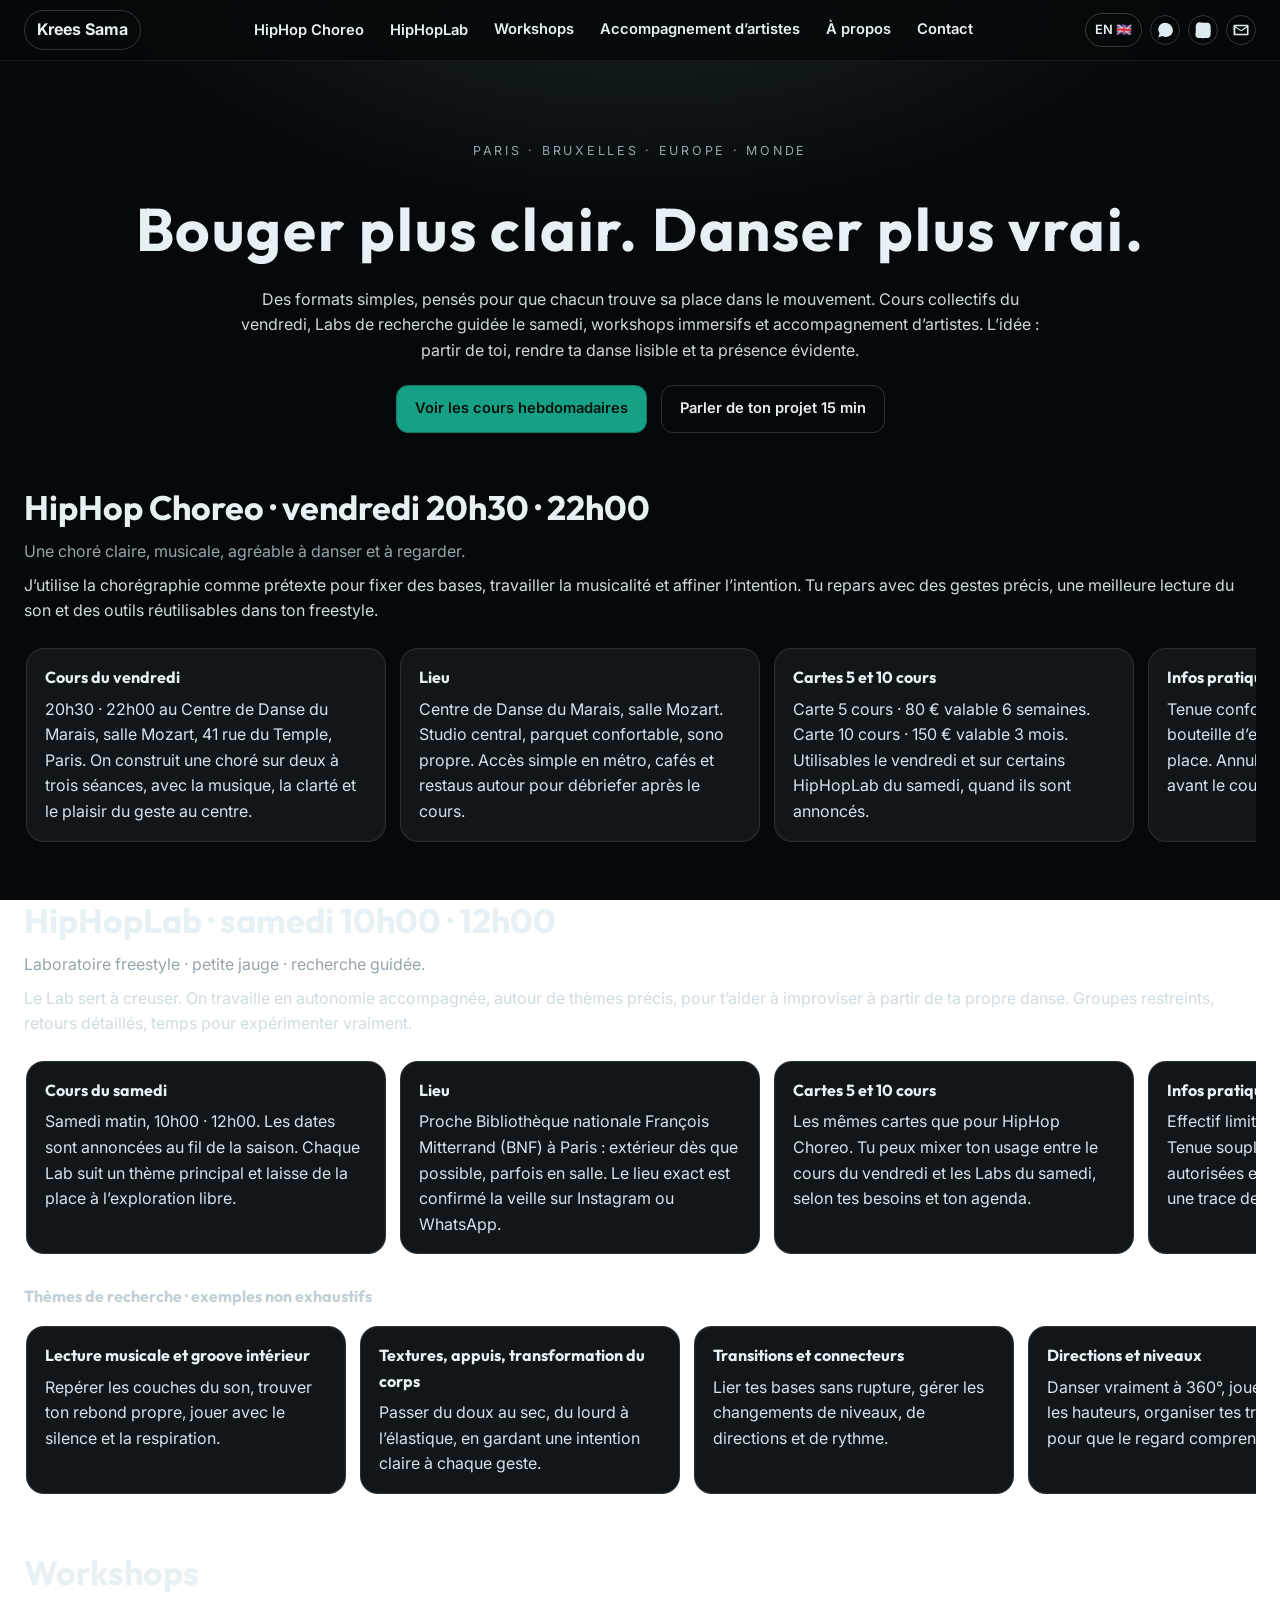
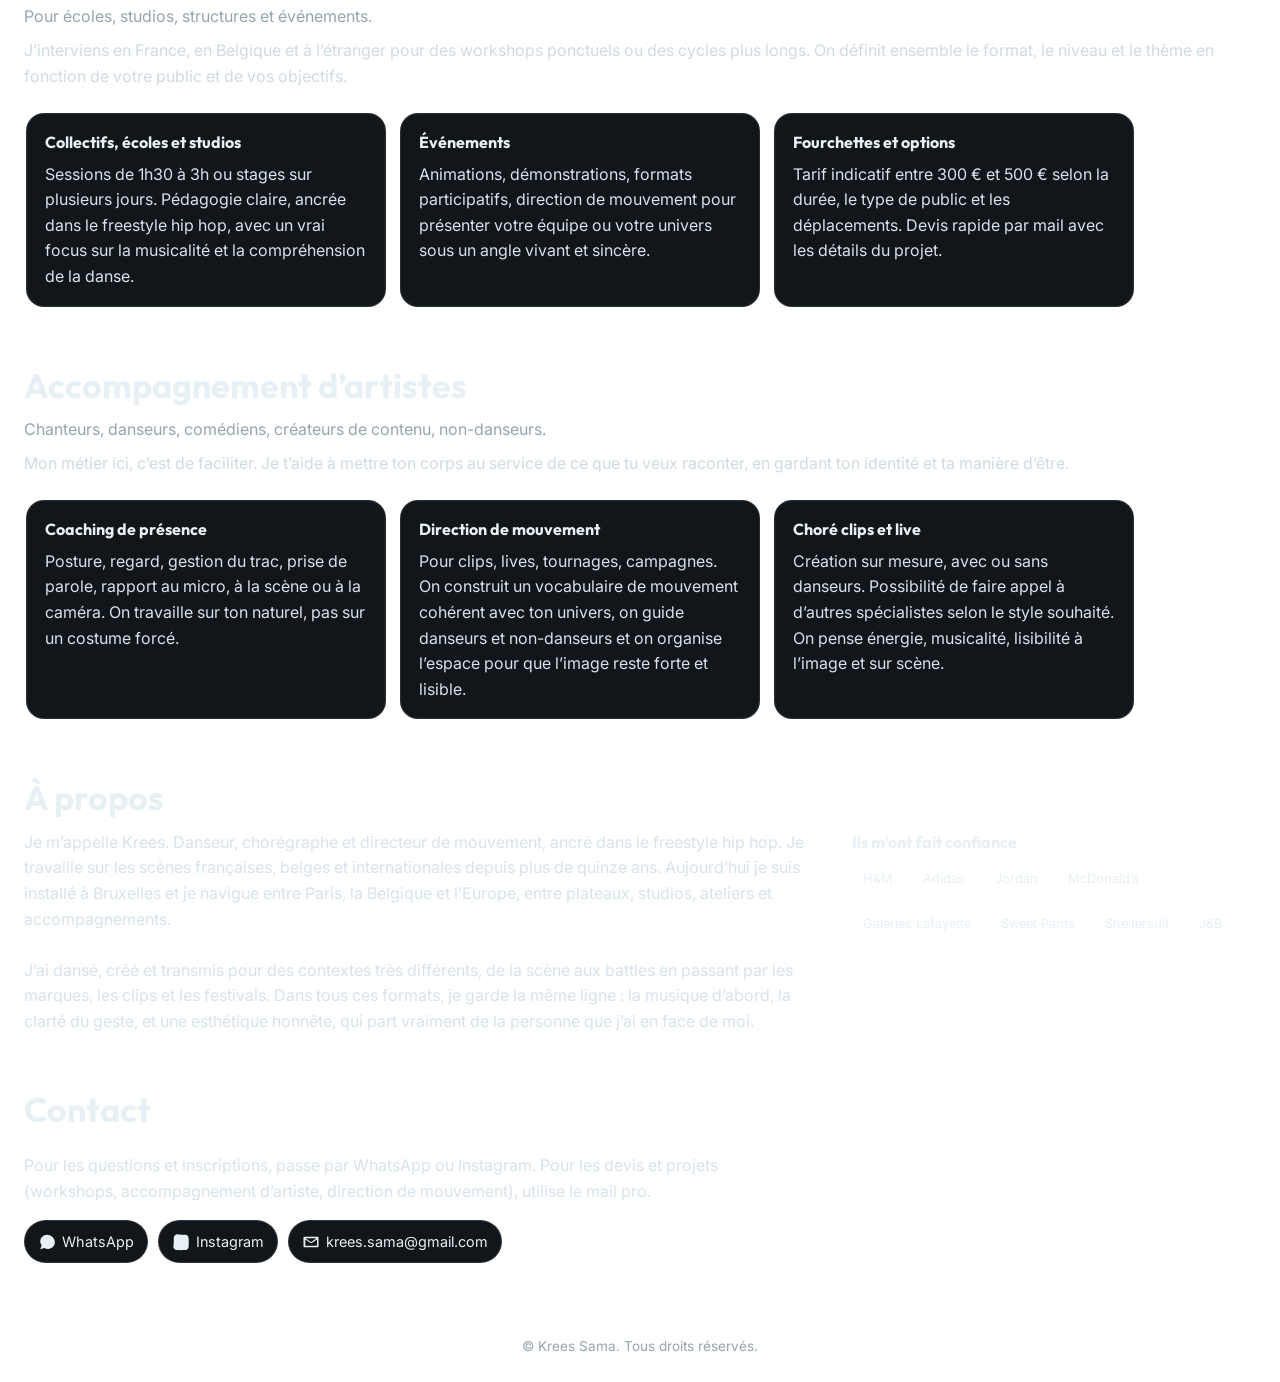
<file: index.html>
<!-- index.html (FR) -->
<!DOCTYPE html>
<html lang="fr">
<head>
  <meta charset="utf-8" />
  <meta name="viewport" content="width=device-width,initial-scale=1" />
  <title>Krees Sama · Mouvement utile, résultats visibles</title>

  <!-- Police plus moderne : Outfit + Inter -->
  <link rel="preconnect" href="https://fonts.gstatic.com" crossorigin>
  <link href="https://fonts.googleapis.com/css2?family=Outfit:wght@500;700&family=Inter:wght@400;500;600;700&display=swap" rel="stylesheet">

  <link rel="stylesheet" href="styles.css" />
</head>
<body>
<header class="site-header" data-sticky>
  <a class="brand" href="index.html">Krees&nbsp;Sama</a>

  <button class="burger" aria-label="Ouvrir le menu" aria-controls="nav" aria-expanded="false">
    <span></span><span></span><span></span>
  </button>

  <nav id="nav" class="main-nav" aria-label="Navigation principale">
    <div class="nav-item has-sub">
      <a href="#choreo-section">HipHop&nbsp;Choreo</a>
      <div class="submenu">
        <a href="#choreo-section">Vue d’ensemble</a>
        <a href="#choreo-carousel">Infos clés</a>
      </div>
    </div>

    <div class="nav-item has-sub">
      <a href="#lab-section">HipHopLab</a>
      <div class="submenu">
        <a href="#lab-section">Vue d’ensemble</a>
        <a href="#lab-carousel">Infos clés</a>
        <a href="#lab-themes">Thèmes de recherche</a>
      </div>
    </div>

    <a href="#workshops">Workshops</a>
    <a href="#artists">Accompagnement d’artistes</a>
    <a href="#about">À propos</a>
    <a href="#contact">Contact</a>
  </nav>

  <div class="lang-social">
    <a class="lang-toggle" href="en/index.html" aria-label="Version anglaise">EN&nbsp;🇬🇧</a>

    <!-- icônes seules -->
    <a class="icon-only" href="https://wa.me/33663841018" target="_blank" rel="noopener" aria-label="WhatsApp">
      <svg viewBox="0 0 32 32" aria-hidden="true">
        <path d="M16 3C9.4 3 4 8.3 4 14.8c0 2.6.9 5 2.4 7L4 29l7.4-2.4c2 1.1 4.2 1.7 6.6 1.7 6.6 0 12-5.3 12-11.8C30 8.3 22.6 3 16 3z"/>
        <path d="M22 18.8c-.3-.2-1.8-.9-2.1-1s-.5-.2-.8.2-1 1.1-1.2 1.3-.4.3-.7.1c-.3-.2-1.4-.5-2.7-1.7-1-1-1.7-2.1-1.9-2.4s0-.5.2-.7l.4-.5c.1-.2.2-.4.3-.6.1-.2.1-.4 0-.6-.1-.2-.8-2-1.1-2.7-.3-.7-.6-.6-.8-.6h-.7c-.2 0-.6.1-.9.4s-1.2 1.1-1.2 2.7 1.2 3.1 1.4 3.3 2.3 3.6 5.6 5c3.3 1.4 3.3.9 3.9.9.6-.1 1.9-.7 2.2-1.5.3-.8.3-1.4.2-1.6 0-.1-.3-.3-.6-.5z"/>
      </svg>
    </a>

    <a class="icon-only" href="https://www.instagram.com/kreesama" target="_blank" rel="noopener" aria-label="Instagram">
      <svg viewBox="0 0 24 24" aria-hidden="true">
        <path d="M12 2.3c3.2 0 3.6 0 4.9.1 1.2.1 1.9.2 2.4.4.6.2 1 .5 1.5 1 .5.5.8.9 1 1.5.2.5.3 1.2.4 2.4.1 1.3.1 1.7.1 4.9s0 3.6-.1 4.9c-.1 1.2-.2 1.9-.4 2.4-.2.6-.5 1-1 1.5-.5.5-.9.8-1.5 1-.5.2-1.2.3-2.4.4-1.3.1-1.7.1-4.9.1s-3.6 0-4.9-.1c-1.2-.1-1.9-.2-2.4-.4-.6-.2-1-.5-1.5-1-.5-.5-.8-.9-1-1.5-.2-.5-.3-1.2-.4-2.4C2.3 15.6 2.3 15.2 2.3 12s0-3.6.1-4.9c.1-1.2.2-1.9.4-2.4.2-.6.5-1 1-1.5.5-.5.9-.8 1.5-1 .5-.2 1.2-.3 2.4-.4C8.4 2.3 8.8 2.3 12 2.3z"/>
        <path d="M12 5.8A6.2 6.2 0 1 0 18.2 12 6.2 6.2 0 0 0 12 5.8zm0 10.3A4.1 4.1 0 1 1 16.1 12 4.1 4.1 0 0 1 12 16.1z"/>
        <circle cx="18.4" cy="5.6" r="1.1"/>
      </svg>
    </a>

    <a class="icon-only" href="mailto:krees.sama@gmail.com" aria-label="Email">
      <svg viewBox="0 0 24 24" aria-hidden="true">
        <path d="M3 5h18a1 1 0 0 1 1 1v12a1 1 0 0 1-1 1H3a1 1 0 0 1-1-1V6a1 1 0 0 1 1-1zm1.6 2l7.1 4.9c.2.1.4.1.6 0L19.4 7H4.6zm15.4 1.5-6.4 4.4a2.6 2.6 0 0 1-2.8 0L4.4 8.5V17h15.6V8.5z"/>
      </svg>
    </a>
  </div>
</header>

<main>
  <section class="hero">
    <p class="cities">Paris · Bruxelles · Europe · Monde</p>
    <h1 class="hero-title hero-one-line">Bouger plus clair. Danser plus vrai.</h1>
    <p class="hero-sub">
      Des formats simples, pensés pour que chacun trouve sa place dans le mouvement. Cours collectifs du vendredi, Labs de recherche guidée le samedi, workshops immersifs et accompagnement d’artistes. L’idée&nbsp;: partir de toi, rendre ta danse lisible et ta présence évidente.
    </p>
    <div class="hero-ctas">
      <a class="btn btn-primary" href="#choreo-section">Voir les cours hebdomadaires</a>
      <a class="btn btn-ghost" href="https://wa.me/33663841018" target="_blank" rel="noopener">Parler de ton projet 15&nbsp;min</a>
    </div>
  </section>

  <section class="section" id="choreo-section">
    <div class="section-head">
      <h2>HipHop Choreo · vendredi 20h30 · 22h00</h2>
      <p class="section-tagline">Une choré claire, musicale, agréable à danser et à regarder.</p>
      <p class="section-intro">
        J’utilise la chorégraphie comme prétexte pour fixer des bases, travailler la musicalité et affiner l’intention. Tu repars avec des gestes précis, une meilleure lecture du son et des outils réutilisables dans ton freestyle.
      </p>
    </div>

    <div class="card-scroller" id="choreo-carousel" data-scroller>
      <article class="card-slide">
        <h3>Cours du vendredi</h3>
        <p>
          20h30 · 22h00 au Centre de Danse du Marais, salle Mozart, 41 rue du Temple, Paris. On construit une choré sur deux à trois séances, avec la musique, la clarté et le plaisir du geste au centre.
        </p>
      </article>

      <article class="card-slide">
        <h3>Lieu</h3>
        <p>
          Centre de Danse du Marais, salle Mozart. Studio central, parquet confortable, sono propre. Accès simple en métro, cafés et restaus autour pour débriefer après le cours.
        </p>
      </article>

      <article class="card-slide">
        <h3>Cartes 5 et 10 cours</h3>
        <p>
          Carte 5 cours · 80&nbsp;€ valable 6 semaines. Carte 10 cours · 150&nbsp;€ valable 3 mois. Utilisables le vendredi et sur certains HipHopLab du samedi, quand ils sont annoncés.
        </p>
      </article>

      <article class="card-slide">
        <h3>Infos pratiques</h3>
        <p>
          Tenue confortable, baskets propres, bouteille d’eau. Paiement en espèces sur place. Annulation possible jusqu’à 48&nbsp;h avant le cours, sinon la séance est due.
        </p>
      </article>

      <article class="card-slide">
        <h3>Esprit du cours</h3>
        <p>
          Exigence juste, humour, bienveillance. Droit à l’essai, droit à l’erreur. L’idée, c’est de progresser ensemble sans jugement, tout en gagnant en précision et en présence.
        </p>
      </article>
    </div>
  </section>

  <section class="section" id="lab-section">
    <div class="section-head">
      <h2>HipHopLab · samedi 10h00 · 12h00</h2>
      <p class="section-tagline">Laboratoire freestyle · petite jauge · recherche guidée.</p>
      <p class="section-intro">
        Le Lab sert à creuser. On travaille en autonomie accompagnée, autour de thèmes précis, pour t’aider à improviser à partir de ta propre danse. Groupes restreints, retours détaillés, temps pour expérimenter vraiment.
      </p>
    </div>

    <div class="card-scroller" id="lab-carousel" data-scroller>
      <article class="card-slide">
        <h3>Cours du samedi</h3>
        <p>
          Samedi matin, 10h00 · 12h00. Les dates sont annoncées au fil de la saison. Chaque Lab suit un thème principal et laisse de la place à l’exploration libre.
        </p>
      </article>

      <article class="card-slide">
        <h3>Lieu</h3>
        <p>
          Proche Bibliothèque nationale François Mitterrand (BNF) à Paris&nbsp;: extérieur dès que possible, parfois en salle. Le lieu exact est confirmé la veille sur Instagram ou WhatsApp.
        </p>
      </article>

      <article class="card-slide">
        <h3>Cartes 5 et 10 cours</h3>
        <p>
          Les mêmes cartes que pour HipHop Choreo. Tu peux mixer ton usage entre le cours du vendredi et les Labs du samedi, selon tes besoins et ton agenda.
        </p>
      </article>

      <article class="card-slide">
        <h3>Infos pratiques</h3>
        <p>
          Effectif limité pour garantir un suivi réel. Tenue souple, baskets, eau. Vidéos autorisées en fin de session pour garder une trace de ta progression.
        </p>
      </article>

      <article class="card-slide">
        <h3>Approche</h3>
        <p>
          On clarifie les fondamentaux du freestyle&nbsp;: écoute musicale, directions, transitions, niveaux, regard. Je te donne des exercices simples et précis, que tu peux ensuite retravailler seul.
        </p>
      </article>
    </div>

    <h3 class="subsection-title" id="lab-themes">Thèmes de recherche · exemples non exhaustifs</h3>
    <div class="card-scroller themes" data-scroller>
      <article class="card-slide small">
        <h4>Lecture musicale et groove intérieur</h4>
        <p>Repérer les couches du son, trouver ton rebond propre, jouer avec le silence et la respiration.</p>
      </article>
      <article class="card-slide small">
        <h4>Textures, appuis, transformation du corps</h4>
        <p>Passer du doux au sec, du lourd à l’élastique, en gardant une intention claire à chaque geste.</p>
      </article>
      <article class="card-slide small">
        <h4>Transitions et connecteurs</h4>
        <p>Lier tes bases sans rupture, gérer les changements de niveaux, de directions et de rythme.</p>
      </article>
      <article class="card-slide small">
        <h4>Directions et niveaux</h4>
        <p>Danser vraiment à 360°, jouer avec les hauteurs, organiser tes trajets pour que le regard comprenne.</p>
      </article>
      <article class="card-slide small">
        <h4>Freestyle solo et lisibilité</h4>
        <p>Construire une entrée, un milieu et une sortie. Tenir une idée simple, lisible, assumée.</p>
      </article>
      <article class="card-slide small">
        <h4>Duos, trios, conscience collective</h4>
        <p>Écouter les autres, gérer les relais, les rôles, les miroirs, sans te dissoudre dans le groupe.</p>
      </article>
    </div>
  </section>

  <section class="section" id="workshops">
    <div class="section-head">
      <h2>Workshops</h2>
      <p class="section-tagline">Pour écoles, studios, structures et événements.</p>
      <p class="section-intro">
        J’interviens en France, en Belgique et à l’étranger pour des workshops ponctuels ou des cycles plus longs. On définit ensemble le format, le niveau et le thème en fonction de votre public et de vos objectifs.
      </p>
    </div>

    <div class="card-scroller" data-scroller>
      <article class="card-slide">
        <h3>Collectifs, écoles et studios</h3>
        <p>
          Sessions de 1h30 à 3h ou stages sur plusieurs jours. Pédagogie claire, ancrée dans le freestyle hip hop, avec un vrai focus sur la musicalité et la compréhension de la danse.
        </p>
      </article>

      <article class="card-slide">
        <h3>Événements</h3>
        <p>
          Animations, démonstrations, formats participatifs, direction de mouvement pour présenter votre équipe ou votre univers sous un angle vivant et sincère.
        </p>
      </article>

      <article class="card-slide">
        <h3>Fourchettes et options</h3>
        <p>
          Tarif indicatif entre 300&nbsp;€ et 500&nbsp;€ selon la durée, le type de public et les déplacements. Devis rapide par mail avec les détails du projet.
        </p>
      </article>
    </div>
  </section>

  <section class="section" id="artists">
    <div class="section-head">
      <h2>Accompagnement d’artistes</h2>
      <p class="section-tagline">Chanteurs, danseurs, comédiens, créateurs de contenu, non-danseurs.</p>
      <p class="section-intro">
        Mon métier ici, c’est de faciliter. Je t’aide à mettre ton corps au service de ce que tu veux raconter, en gardant ton identité et ta manière d’être.
      </p>
    </div>

    <div class="card-scroller" data-scroller>
      <article class="card-slide">
        <h3>Coaching de présence</h3>
        <p>
          Posture, regard, gestion du trac, prise de parole, rapport au micro, à la scène ou à la caméra. On travaille sur ton naturel, pas sur un costume forcé.
        </p>
      </article>

      <article class="card-slide">
        <h3>Direction de mouvement</h3>
        <p>
          Pour clips, lives, tournages, campagnes. On construit un vocabulaire de mouvement cohérent avec ton univers, on guide danseurs et non-danseurs et on organise l’espace pour que l’image reste forte et lisible.
        </p>
      </article>

      <article class="card-slide">
        <h3>Choré clips et live</h3>
        <p>
          Création sur mesure, avec ou sans danseurs. Possibilité de faire appel à d’autres spécialistes selon le style souhaité. On pense énergie, musicalité, lisibilité à l’image et sur scène.
        </p>
      </article>
    </div>
  </section>

  <section class="section" id="about">
    <div class="section-head">
      <h2>À propos</h2>
    </div>

    <div class="about-grid">
      <p class="about-text">
        Je m’appelle Krees. Danseur, chorégraphe et directeur de mouvement, ancré dans le freestyle hip hop.  
        Je travaille sur les scènes françaises, belges et internationales depuis plus de quinze ans.  
        Aujourd’hui je suis installé à Bruxelles et je navigue entre Paris, la Belgique et l’Europe, entre plateaux, studios, ateliers et accompagnements.
        <br><br>
        J’ai dansé, créé et transmis pour des contextes très différents, de la scène aux battles en passant par les marques, les clips et les festivals.  
        Dans tous ces formats, je garde la même ligne&nbsp;: la musique d’abord, la clarté du geste, et une esthétique honnête, qui part vraiment de la personne que j’ai en face de moi.
      </p>

      <div class="trust-wrap">
        <div class="trust-title">Ils m’ont fait confiance</div>
        <div class="trust-grid">
          <span class="trust-chip">H&amp;M</span>
          <span class="trust-chip">Adidas</span>
          <span class="trust-chip">Jordan</span>
          <span class="trust-chip">McDonald’s</span>
          <span class="trust-chip">Galeries Lafayette</span>
          <span class="trust-chip">Sweet Pants</span>
          <span class="trust-chip">Sheltersuit</span>
          <span class="trust-chip">J&amp;B</span>
        </div>
      </div>
    </div>
  </section>

  <section class="section contact" id="contact">
    <div class="section-head">
      <h2>Contact</h2>
    </div>
    <p class="contact-lead">
      Pour les questions et inscriptions, passe par WhatsApp ou Instagram.  
      Pour les devis et projets (workshops, accompagnement d’artiste, direction de mouvement), utilise le mail pro.
    </p>

    <div class="contact-actions">
      <a class="icon-link" href="https://wa.me/33663841018" target="_blank" rel="noopener">
        <svg viewBox="0 0 32 32" aria-hidden="true">
          <path d="M16 3C9.4 3 4 8.3 4 14.8c0 2.6.9 5 2.4 7L4 29l7.4-2.4c2 1.1 4.2 1.7 6.6 1.7 6.6 0 12-5.3 12-11.8C30 8.3 22.6 3 16 3z"/>
          <path d="M22 18.8c-.3-.2-1.8-.9-2.1-1s-.5-.2-.8.2-1 1.1-1.2 1.3-.4.3-.7.1c-.3-.2-1.4-.5-2.7-1.7-1-1-1.7-2.1-1.9-2.4s0-.5.2-.7l.4-.5c.1-.2.2-.4.3-.6.1-.2.1-.4 0-.6-.1-.2-.8-2-1.1-2.7-.3-.7-.6-.6-.8-.6h-.7c-.2 0-.6.1-.9.4s-1.2 1.1-1.2 2.7 1.2 3.1 1.4 3.3 2.3 3.6 5.6 5c3.3 1.4 3.3.9 3.9.9.6-.1 1.9-.7 2.2-1.5.3-.8.3-1.4.2-1.6 0-.1-.3-.3-.6-.5z"/>
        </svg>
        <span>WhatsApp</span>
      </a>
      <a class="icon-link" href="https://www.instagram.com/kreesama" target="_blank" rel="noopener">
        <svg viewBox="0 0 24 24" aria-hidden="true">
          <path d="M12 2.3c3.2 0 3.6 0 4.9.1 1.2.1 1.9.2 2.4.4.6.2 1 .5 1.5 1 .5.5.8.9 1 1.5.2.5.3 1.2.4 2.4.1 1.3.1 1.7.1 4.9s0 3.6-.1 4.9c-.1 1.2-.2 1.9-.4 2.4-.2.6-.5 1-1 1.5-.5.5-.9.8-1.5 1-.5.2-1.2.3-2.4.4-1.3.1-1.7.1-4.9.1s-3.6 0-4.9-.1c-1.2-.1-1.9-.2-2.4-.4-.6-.2-1-.5-1.5-1-.5-.5-.8-.9-1-1.5-.2-.5-.3-1.2-.4-2.4C2.3 15.6 2.3 15.2 2.3 12s0-3.6.1-4.9c.1-1.2.2-1.9.4-2.4.2-.6.5-1 1-1.5.5-.5.9-.8 1.5-1 .5-.2 1.2-.3 2.4-.4C8.4 2.3 8.8 2.3 12 2.3z"/>
          <path d="M12 5.8A6.2 6.2 0 1 0 18.2 12 6.2 6.2 0 0 0 12 5.8zm0 10.3A4.1 4.1 0 1 1 16.1 12 4.1 4.1 0 0 1 12 16.1z"/>
          <circle cx="18.4" cy="5.6" r="1.1"/>
        </svg>
        <span>Instagram</span>
      </a>
      <a class="icon-link" href="mailto:krees.sama@gmail.com">
        <svg viewBox="0 0 24 24" aria-hidden="true">
          <path d="M3 5h18a1 1 0 0 1 1 1v12a1 1 0 0 1-1 1H3a1 1 0 0 1-1-1V6a1 1 0 0 1 1-1zm1.6 2l7.1 4.9c.2.1.4.1.6 0L19.4 7H4.6zm15.4 1.5-6.4 4.4a2.6 2.6 0 0 1-2.8 0L4.4 8.5V17h15.6V8.5z"/>
        </svg>
        <span>krees.sama@gmail.com</span>
      </a>
    </div>
  </section>
</main>

<footer class="footer">
  <span>© Krees Sama. Tous droits réservés.</span>
</footer>

<script src="script.js"></script>
</body>
</html>
</file>
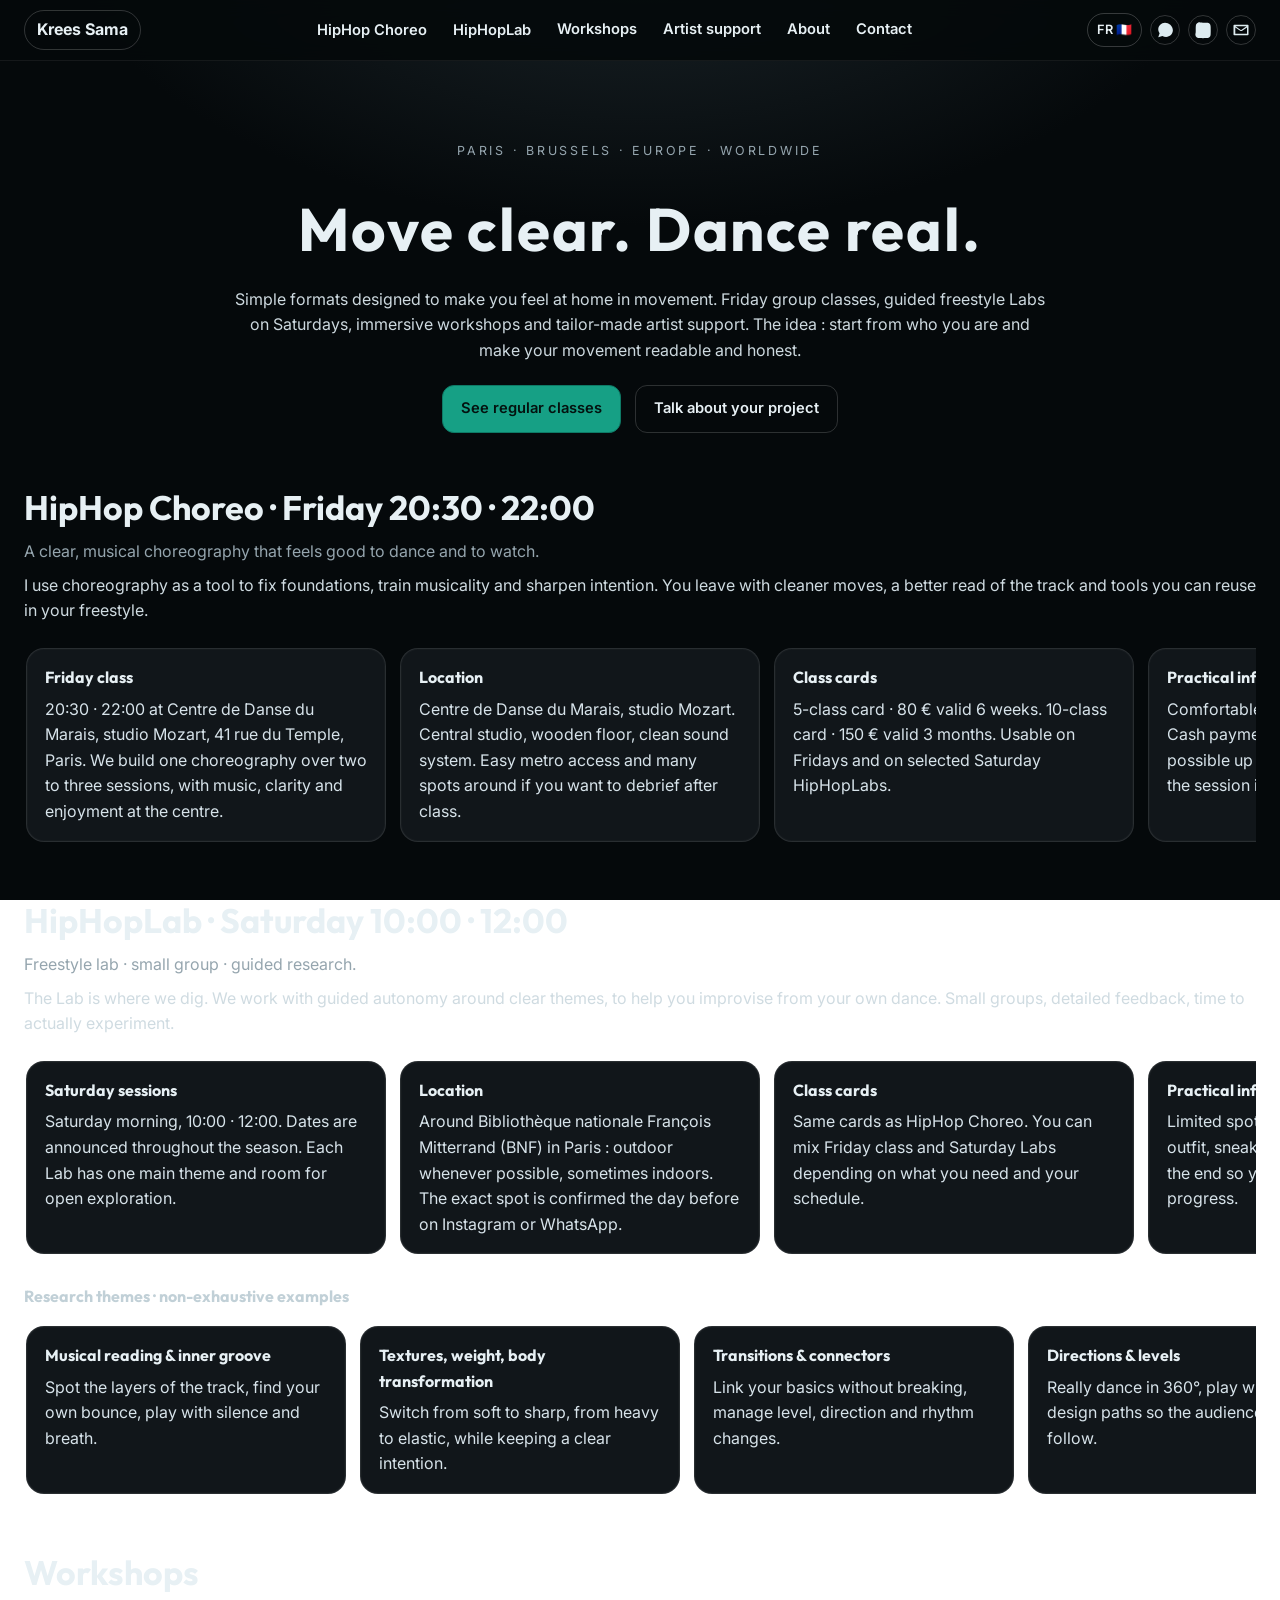
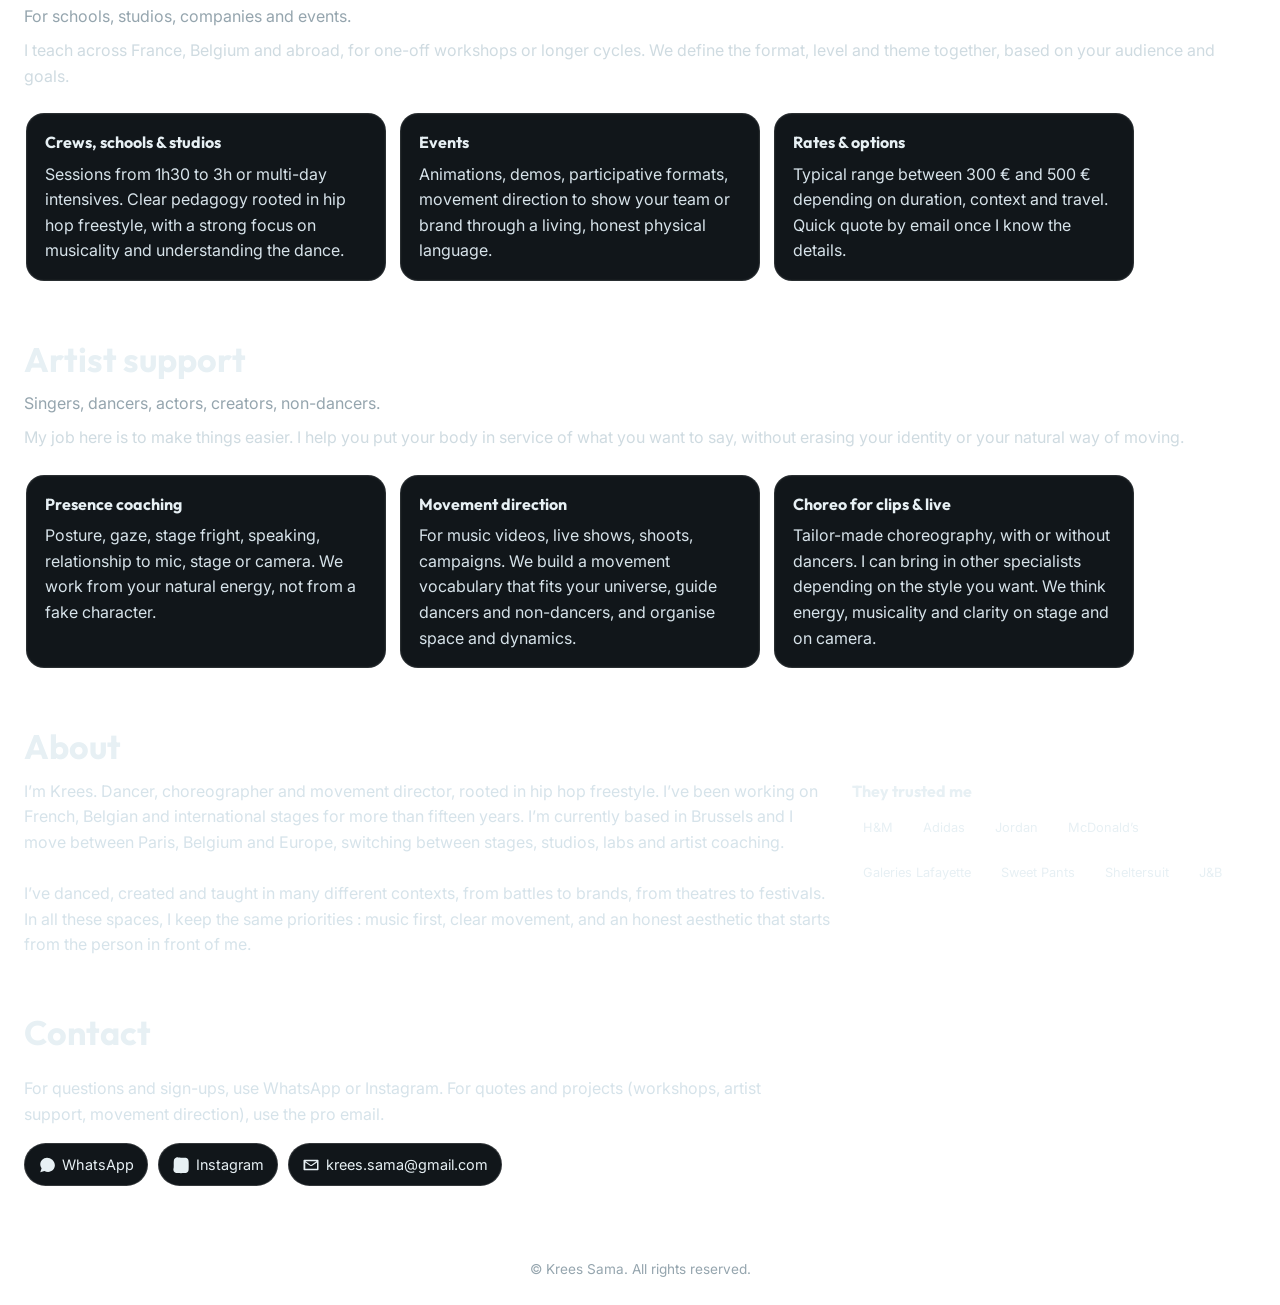
<file: en/index.html>
<!-- en/index.html (EN) -->
<!DOCTYPE html>
<html lang="en">
<head>
  <meta charset="utf-8" />
  <meta name="viewport" content="width=device-width,initial-scale=1" />
  <title>Krees Sama · Useful movement, visible results</title>

  <link rel="preconnect" href="https://fonts.gstatic.com" crossorigin>
  <link href="https://fonts.googleapis.com/css2?family=Outfit:wght@500;700&family=Inter:wght@400;500;600;700&display=swap" rel="stylesheet">

  <link rel="stylesheet" href="../styles.css" />
</head>
<body>
<header class="site-header" data-sticky>
  <a class="brand" href="../index.html">Krees&nbsp;Sama</a>

  <button class="burger" aria-label="Open menu" aria-controls="nav" aria-expanded="false">
    <span></span><span></span><span></span>
  </button>

  <nav id="nav" class="main-nav" aria-label="Main navigation">
    <div class="nav-item has-sub">
      <a href="#choreo-section">HipHop&nbsp;Choreo</a>
      <div class="submenu">
        <a href="#choreo-section">Overview</a>
        <a href="#choreo-carousel">Key info</a>
      </div>
    </div>

    <div class="nav-item has-sub">
      <a href="#lab-section">HipHopLab</a>
      <div class="submenu">
        <a href="#lab-section">Overview</a>
        <a href="#lab-carousel">Key info</a>
        <a href="#lab-themes">Research themes</a>
      </div>
    </div>

    <a href="#workshops">Workshops</a>
    <a href="#artists">Artist support</a>
    <a href="#about">About</a>
    <a href="#contact">Contact</a>
  </nav>

  <div class="lang-social">
    <a class="lang-toggle" href="../index.html" aria-label="Version française">FR&nbsp;🇫🇷</a>

    <a class="icon-only" href="https://wa.me/33663841018" target="_blank" rel="noopener" aria-label="WhatsApp">
      <svg viewBox="0 0 32 32" aria-hidden="true">
        <path d="M16 3C9.4 3 4 8.3 4 14.8c0 2.6.9 5 2.4 7L4 29l7.4-2.4c2 1.1 4.2 1.7 6.6 1.7 6.6 0 12-5.3 12-11.8C30 8.3 22.6 3 16 3z"/>
        <path d="M22 18.8c-.3-.2-1.8-.9-2.1-1s-.5-.2-.8.2-1 1.1-1.2 1.3-.4.3-.7.1c-.3-.2-1.4-.5-2.7-1.7-1-1-1.7-2.1-1.9-2.4s0-.5.2-.7l.4-.5c.1-.2.2-.4.3-.6.1-.2.1-.4 0-.6-.1-.2-.8-2-1.1-2.7-.3-.7-.6-.6-.8-.6h-.7c-.2 0-.6.1-.9.4s-1.2 1.1-1.2 2.7 1.2 3.1 1.4 3.3 2.3 3.6 5.6 5c3.3 1.4 3.3.9 3.9.9.6-.1 1.9-.7 2.2-1.5.3-.8.3-1.4.2-1.6 0-.1-.3-.3-.6-.5z"/>
      </svg>
    </a>

    <a class="icon-only" href="https://www.instagram.com/kreesama" target="_blank" rel="noopener" aria-label="Instagram">
      <svg viewBox="0 0 24 24" aria-hidden="true">
        <path d="M12 2.3c3.2 0 3.6 0 4.9.1 1.2.1 1.9.2 2.4.4.6.2 1 .5 1.5 1 .5.5.8.9 1 1.5.2.5.3 1.2.4 2.4.1 1.3.1 1.7.1 4.9s0 3.6-.1 4.9c-.1 1.2-.2 1.9-.4 2.4-.2.6-.5 1-1 1.5-.5.5-.9.8-1.5 1-.5.2-1.2.3-2.4.4-1.3.1-1.7.1-4.9.1s-3.6 0-4.9-.1c-1.2-.1-1.9-.2-2.4-.4-.6-.2-1-.5-1.5-1-.5-.5-.8-.9-1-1.5-.2-.5-.3-1.2-.4-2.4C2.3 15.6 2.3 15.2 2.3 12s0-3.6.1-4.9c.1-1.2.2-1.9.4-2.4.2-.6.5-1 1-1.5.5-.5.9-.8 1.5-1 .5-.2 1.2-.3 2.4-.4C8.4 2.3 8.8 2.3 12 2.3z"/>
        <path d="M12 5.8A6.2 6.2 0 1 0 18.2 12 6.2 6.2 0 0 0 12 5.8zm0 10.3A4.1 4.1 0 1 1 16.1 12 4.1 4.1 0 0 1 12 16.1z"/>
        <circle cx="18.4" cy="5.6" r="1.1"/>
      </svg>
    </a>

    <a class="icon-only" href="mailto:krees.sama@gmail.com" aria-label="Email">
      <svg viewBox="0 0 24 24" aria-hidden="true">
        <path d="M3 5h18a1 1 0 0 1 1 1v12a1 1 0 0 1-1 1H3a1 1 0 0 1-1-1V6a1 1 0 0 1 1-1zm1.6 2l7.1 4.9c.2.1.4.1.6 0L19.4 7H4.6zm15.4 1.5-6.4 4.4a2.6 2.6 0 0 1-2.8 0L4.4 8.5V17h15.6V8.5z"/>
      </svg>
    </a>
  </div>
</header>

<main>
  <section class="hero">
    <p class="cities">Paris · Brussels · Europe · Worldwide</p>
    <h1 class="hero-title hero-one-line">Move clear. Dance real.</h1>
    <p class="hero-sub">
      Simple formats designed to make you feel at home in movement. Friday group classes, guided freestyle Labs on Saturdays, immersive workshops and tailor-made artist support. The idea&nbsp;: start from who you are and make your movement readable and honest.
    </p>
    <div class="hero-ctas">
      <a class="btn btn-primary" href="#choreo-section">See regular classes</a>
      <a class="btn btn-ghost" href="https://wa.me/33663841018" target="_blank" rel="noopener">Talk about your project</a>
    </div>
  </section>

  <section class="section" id="choreo-section">
    <div class="section-head">
      <h2>HipHop Choreo · Friday 20:30 · 22:00</h2>
      <p class="section-tagline">A clear, musical choreography that feels good to dance and to watch.</p>
      <p class="section-intro">
        I use choreography as a tool to fix foundations, train musicality and sharpen intention. You leave with cleaner moves, a better read of the track and tools you can reuse in your freestyle.
      </p>
    </div>

    <div class="card-scroller" id="choreo-carousel" data-scroller>
      <article class="card-slide">
        <h3>Friday class</h3>
        <p>
          20:30 · 22:00 at Centre de Danse du Marais, studio Mozart, 41 rue du Temple, Paris. We build one choreography over two to three sessions, with music, clarity and enjoyment at the centre.
        </p>
      </article>

      <article class="card-slide">
        <h3>Location</h3>
        <p>
          Centre de Danse du Marais, studio Mozart. Central studio, wooden floor, clean sound system. Easy metro access and many spots around if you want to debrief after class.
        </p>
      </article>

      <article class="card-slide">
        <h3>Class cards</h3>
        <p>
          5-class card · 80&nbsp;€ valid 6 weeks. 10-class card · 150&nbsp;€ valid 3 months. Usable on Fridays and on selected Saturday HipHopLabs.
        </p>
      </article>

      <article class="card-slide">
        <h3>Practical info</h3>
        <p>
          Comfortable outfit, clean sneakers, water. Cash payment on site. Cancellation possible up to 48&nbsp;h before class, after that the session is due.
        </p>
      </article>

      <article class="card-slide">
        <h3>Class mindset</h3>
        <p>
          Clear work, humour, kindness. Space for trying, space for failing. The goal is to progress together without judgement, while building precision and presence.
        </p>
      </article>
    </div>
  </section>

  <section class="section" id="lab-section">
    <div class="section-head">
      <h2>HipHopLab · Saturday 10:00 · 12:00</h2>
      <p class="section-tagline">Freestyle lab · small group · guided research.</p>
      <p class="section-intro">
        The Lab is where we dig. We work with guided autonomy around clear themes, to help you improvise from your own dance. Small groups, detailed feedback, time to actually experiment.
      </p>
    </div>

    <div class="card-scroller" id="lab-carousel" data-scroller>
      <article class="card-slide">
        <h3>Saturday sessions</h3>
        <p>
          Saturday morning, 10:00 · 12:00. Dates are announced throughout the season. Each Lab has one main theme and room for open exploration.
        </p>
      </article>

      <article class="card-slide">
        <h3>Location</h3>
        <p>
          Around Bibliothèque nationale François Mitterrand (BNF) in Paris&nbsp;: outdoor whenever possible, sometimes indoors. The exact spot is confirmed the day before on Instagram or WhatsApp.
        </p>
      </article>

      <article class="card-slide">
        <h3>Class cards</h3>
        <p>
          Same cards as HipHop Choreo. You can mix Friday class and Saturday Labs depending on what you need and your schedule.
        </p>
      </article>

      <article class="card-slide">
        <h3>Practical info</h3>
        <p>
          Limited spots for real feedback. Loose outfit, sneakers, water. Filming is allowed at the end so you can keep track of your progress.
        </p>
      </article>

      <article class="card-slide">
        <h3>Approach</h3>
        <p>
          We clarify freestyle fundamentals&nbsp;: musical listening, directions, transitions, levels, gaze. I give you simple, precise tasks you can later rework on your own.
        </p>
      </article>
    </div>

    <h3 class="subsection-title" id="lab-themes">Research themes · non-exhaustive examples</h3>
    <div class="card-scroller themes" data-scroller>
      <article class="card-slide small">
        <h4>Musical reading & inner groove</h4>
        <p>Spot the layers of the track, find your own bounce, play with silence and breath.</p>
      </article>
      <article class="card-slide small">
        <h4>Textures, weight, body transformation</h4>
        <p>Switch from soft to sharp, from heavy to elastic, while keeping a clear intention.</p>
      </article>
      <article class="card-slide small">
        <h4>Transitions & connectors</h4>
        <p>Link your basics without breaking, manage level, direction and rhythm changes.</p>
      </article>
      <article class="card-slide small">
        <h4>Directions & levels</h4>
        <p>Really dance in 360°, play with height, design paths so the audience can follow.</p>
      </article>
      <article class="card-slide small">
        <h4>Solo freestyle & readability</h4>
        <p>Build an entry, a middle and an exit. Hold one simple idea and own it.</p>
      </article>
      <article class="card-slide small">
        <h4>Duos, trios, collective awareness</h4>
        <p>Listen to others, manage roles and mirrors, without losing your own presence.</p>
      </article>
    </div>
  </section>

  <section class="section" id="workshops">
    <div class="section-head">
      <h2>Workshops</h2>
      <p class="section-tagline">For schools, studios, companies and events.</p>
      <p class="section-intro">
        I teach across France, Belgium and abroad, for one-off workshops or longer cycles. We define the format, level and theme together, based on your audience and goals.
      </p>
    </div>

    <div class="card-scroller" data-scroller>
      <article class="card-slide">
        <h3>Crews, schools & studios</h3>
        <p>
          Sessions from 1h30 to 3h or multi-day intensives. Clear pedagogy rooted in hip hop freestyle, with a strong focus on musicality and understanding the dance.
        </p>
      </article>

      <article class="card-slide">
        <h3>Events</h3>
        <p>
          Animations, demos, participative formats, movement direction to show your team or brand through a living, honest physical language.
        </p>
      </article>

      <article class="card-slide">
        <h3>Rates & options</h3>
        <p>
          Typical range between 300&nbsp;€ and 500&nbsp;€ depending on duration, context and travel. Quick quote by email once I know the details.
        </p>
      </article>
    </div>
  </section>

  <section class="section" id="artists">
    <div class="section-head">
      <h2>Artist support</h2>
      <p class="section-tagline">Singers, dancers, actors, creators, non-dancers.</p>
      <p class="section-intro">
        My job here is to make things easier. I help you put your body in service of what you want to say, without erasing your identity or your natural way of moving.
      </p>
    </div>

    <div class="card-scroller" data-scroller>
      <article class="card-slide">
        <h3>Presence coaching</h3>
        <p>
          Posture, gaze, stage fright, speaking, relationship to mic, stage or camera. We work from your natural energy, not from a fake character.
        </p>
      </article>

      <article class="card-slide">
        <h3>Movement direction</h3>
        <p>
          For music videos, live shows, shoots, campaigns. We build a movement vocabulary that fits your universe, guide dancers and non-dancers, and organise space and dynamics.
        </p>
      </article>

      <article class="card-slide">
        <h3>Choreo for clips & live</h3>
        <p>
          Tailor-made choreography, with or without dancers. I can bring in other specialists depending on the style you want. We think energy, musicality and clarity on stage and on camera.
        </p>
      </article>
    </div>
  </section>

  <section class="section" id="about">
    <div class="section-head">
      <h2>About</h2>
    </div>

    <div class="about-grid">
      <p class="about-text">
        I’m Krees. Dancer, choreographer and movement director, rooted in hip hop freestyle.  
        I’ve been working on French, Belgian and international stages for more than fifteen years.  
        I’m currently based in Brussels and I move between Paris, Belgium and Europe, switching between stages, studios, labs and artist coaching.
        <br><br>
        I’ve danced, created and taught in many different contexts, from battles to brands, from theatres to festivals.  
        In all these spaces, I keep the same priorities&nbsp;: music first, clear movement, and an honest aesthetic that starts from the person in front of me.
      </p>

      <div class="trust-wrap">
        <div class="trust-title">They trusted me</div>
        <div class="trust-grid">
          <span class="trust-chip">H&amp;M</span>
          <span class="trust-chip">Adidas</span>
          <span class="trust-chip">Jordan</span>
          <span class="trust-chip">McDonald’s</span>
          <span class="trust-chip">Galeries Lafayette</span>
          <span class="trust-chip">Sweet Pants</span>
          <span class="trust-chip">Sheltersuit</span>
          <span class="trust-chip">J&amp;B</span>
        </div>
      </div>
    </div>
  </section>

  <section class="section contact" id="contact">
    <div class="section-head">
      <h2>Contact</h2>
    </div>
    <p class="contact-lead">
      For questions and sign-ups, use WhatsApp or Instagram.  
      For quotes and projects (workshops, artist support, movement direction), use the pro email.
    </p>

    <div class="contact-actions">
      <a class="icon-link" href="https://wa.me/33663841018" target="_blank" rel="noopener">
        <svg viewBox="0 0 32 32" aria-hidden="true">
          <path d="M16 3C9.4 3 4 8.3 4 14.8c0 2.6.9 5 2.4 7L4 29l7.4-2.4c2 1.1 4.2 1.7 6.6 1.7 6.6 0 12-5.3 12-11.8C30 8.3 22.6 3 16 3z"/>
          <path d="M22 18.8c-.3-.2-1.8-.9-2.1-1s-.5-.2-.8.2-1 1.1-1.2 1.3-.4.3-.7.1c-.3-.2-1.4-.5-2.7-1.7-1-1-1.7-2.1-1.9-2.4s0-.5.2-.7l.4-.5c.1-.2.2-.4.3-.6.1-.2.1-.4 0-.6-.1-.2-.8-2-1.1-2.7-.3-.7-.6-.6-.8-.6h-.7c-.2 0-.6.1-.9.4s-1.2 1.1-1.2 2.7 1.2 3.1 1.4 3.3 2.3 3.6 5.6 5c3.3 1.4 3.3.9 3.9.9.6-.1 1.9-.7 2.2-1.5.3-.8.3-1.4.2-1.6 0-.1-.3-.3-.6-.5z"/>
        </svg>
        <span>WhatsApp</span>
      </a>
      <a class="icon-link" href="https://www.instagram.com/kreesama" target="_blank" rel="noopener">
        <svg viewBox="0 0 24 24" aria-hidden="true">
          <path d="M12 2.3c3.2 0 3.6 0 4.9.1 1.2.1 1.9.2 2.4.4.6.2 1 .5 1.5 1 .5.5.8.9 1 1.5.2.5.3 1.2.4 2.4.1 1.3.1 1.7.1 4.9s0 3.6-.1 4.9c-.1 1.2-.2 1.9-.4 2.4-.2.6-.5 1-1 1.5-.5.5-.9.8-1.5 1-.5.2-1.2.3-2.4.4-1.3.1-1.7.1-4.9.1s-3.6 0-4.9-.1c-1.2-.1-1.9-.2-2.4-.4-.6-.2-1-.5-1.5-1-.5-.5-.8-.9-1-1.5-.2-.5-.3-1.2-.4-2.4C2.3 15.6 2.3 15.2 2.3 12s0-3.6.1-4.9c.1-1.2.2-1.9.4-2.4.2-.6.5-1 1-1.5.5-.5.9-.8 1.5-1 .5-.2 1.2-.3 2.4-.4C8.4 2.3 8.8 2.3 12 2.3z"/>
          <path d="M12 5.8A6.2 6.2 0 1 0 18.2 12 6.2 6.2 0 0 0 12 5.8zm0 10.3A4.1 4.1 0 1 1 16.1 12 4.1 4.1 0 0 1 12 16.1z"/>
          <circle cx="18.4" cy="5.6" r="1.1"/>
        </svg>
        <span>Instagram</span>
      </a>
      <a class="icon-link" href="mailto:krees.sama@gmail.com">
        <svg viewBox="0 0 24 24" aria-hidden="true">
          <path d="M3 5h18a1 1 0 0 1 1 1v12a1 1 0 0 1-1 1H3a1 1 0 0 1-1-1V6a1 1 0 0 1 1-1zm1.6 2l7.1 4.9c.2.1.4.1.6 0L19.4 7H4.6zm15.4 1.5-6.4 4.4a2.6 2.6 0 0 1-2.8 0L4.4 8.5V17h15.6V8.5z"/>
        </svg>
        <span>krees.sama@gmail.com</span>
      </a>
    </div>
  </section>
</main>

<footer class="footer">
  <span>© Krees Sama. All rights reserved.</span>
</footer>

<script src="../script.js"></script>
</body>
</html>
</file>
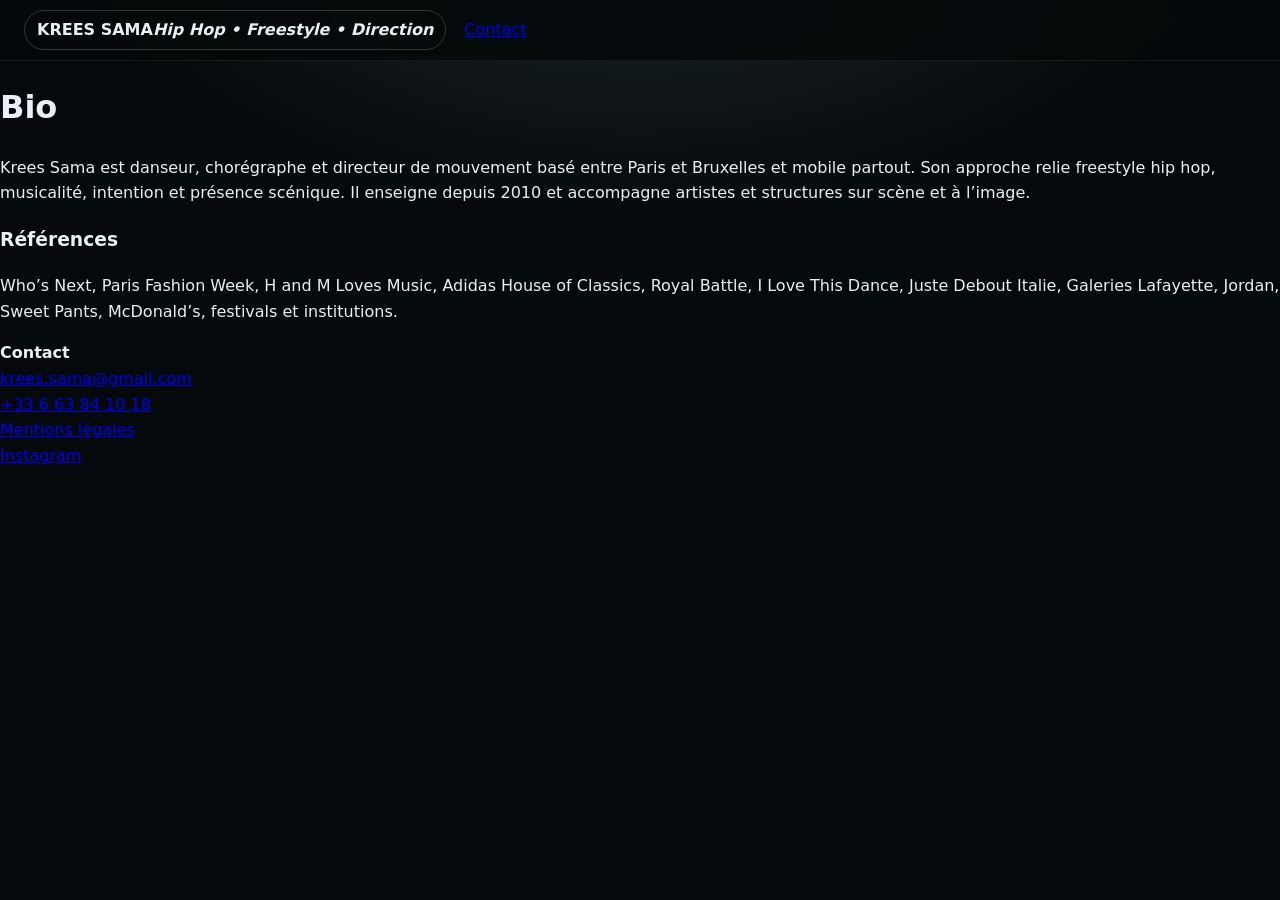
<file: pages/about.html>
<!DOCTYPE html>
<html lang="fr">
<head><meta charset="utf-8"><meta name="viewport" content="width=device-width, initial-scale=1"><title>Bio — Krees Sama</title><link rel="stylesheet" href="../styles.css"></head>
<body>
<header class="site-header">
  <a class="brand" href="../index.html"><span class="logo-dot"></span><span class="brand-lines"><strong>KREES SAMA</strong><em>Hip Hop • Freestyle • Direction</em></span></a>
  <nav class="nav"><a class="cta" href="contact.html">Contact</a></nav>
</header>
<main class="content" style="padding:var(--pad)">
  <h1>Bio</h1>
  <p>Krees Sama est danseur, chorégraphe et directeur de mouvement basé entre Paris et Bruxelles et mobile partout. Son approche relie freestyle hip hop, musicalité, intention et présence scénique. Il enseigne depuis 2010 et accompagne artistes et structures sur scène et à l’image.</p>
  <h3>Références</h3>
  <p class="small">Who’s Next, Paris Fashion Week, H and M Loves Music, Adidas House of Classics, Royal Battle, I Love This Dance, Juste Debout Italie, Galeries Lafayette, Jordan, Sweet Pants, McDonald’s, festivals et institutions.</p>
</main>
<footer class="site-footer">
  <div class="foot-grid">
    <div><strong>Contact</strong><br><a href="mailto:krees.sama@gmail.com">krees.sama@gmail.com</a><br><a href="tel:+33663841018">+33 6 63 84 10 18</a></div>
    <div><a href="mentions.html">Mentions légales</a></div>
    <div class="socials"><a href="https://instagram.com/kreesama" target="_blank" rel="noopener">Instagram</a></div>
  </div>
</footer>
</body></html>
</file>
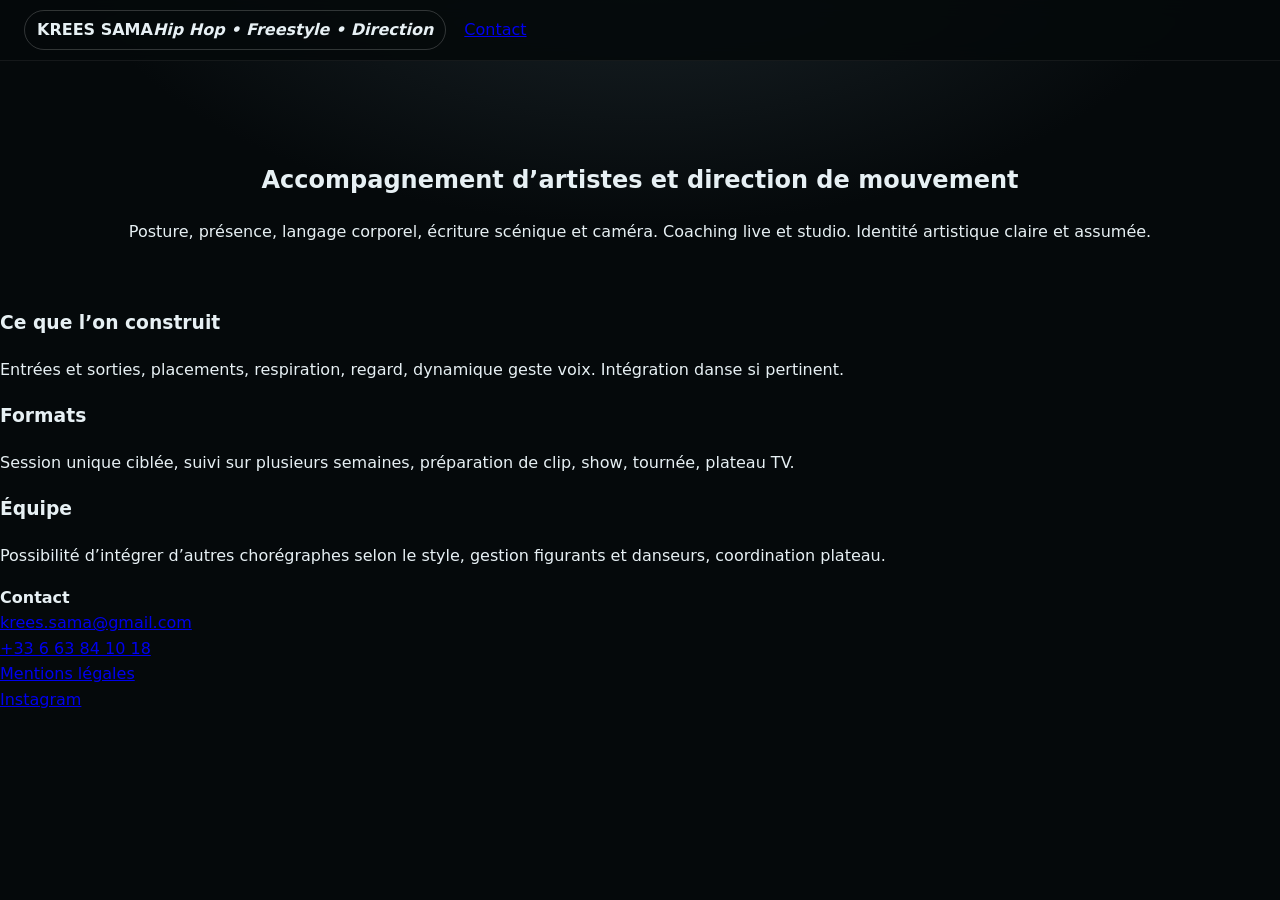
<file: pages/artists.html>
<!DOCTYPE html>
<html lang="fr">
<head><meta charset="utf-8"><meta name="viewport" content="width=device-width, initial-scale=1"><title>Direction de mouvement artistes — Krees Sama</title><link rel="stylesheet" href="../styles.css"></head>
<body>
<header class="site-header">
  <a class="brand" href="../index.html"><span class="logo-dot"></span><span class="brand-lines"><strong>KREES SAMA</strong><em>Hip Hop • Freestyle • Direction</em></span></a>
  <nav class="nav"><a class="cta" href="contact.html">Contact</a></nav>
</header>
<main>
  <section class="hero"><div class="hero-content">
    <h1>Accompagnement d’artistes et direction de mouvement</h1>
    <p>Posture, présence, langage corporel, écriture scénique et caméra. Coaching live et studio. Identité artistique claire et assumée.</p>
  </div></section>

  <section class="grid-3" style="max-width:1100px">
    <article class="card">
      <h3>Ce que l’on construit</h3>
      <p>Entrées et sorties, placements, respiration, regard, dynamique geste voix. Intégration danse si pertinent.</p>
    </article>
    <article class="card">
      <h3>Formats</h3>
      <p>Session unique ciblée, suivi sur plusieurs semaines, préparation de clip, show, tournée, plateau TV.</p>
    </article>
    <article class="card">
      <h3>Équipe</h3>
      <p>Possibilité d’intégrer d’autres chorégraphes selon le style, gestion figurants et danseurs, coordination plateau.</p>
    </article>
  </section>
</main>
<footer class="site-footer">
  <div class="foot-grid">
    <div><strong>Contact</strong><br><a href="mailto:krees.sama@gmail.com">krees.sama@gmail.com</a><br><a href="tel:+33663841018">+33 6 63 84 10 18</a></div>
    <div><a href="mentions.html">Mentions légales</a></div>
    <div class="socials"><a href="https://instagram.com/kreesama" target="_blank" rel="noopener">Instagram</a></div>
  </div>
</footer>
</body></html>
</file>
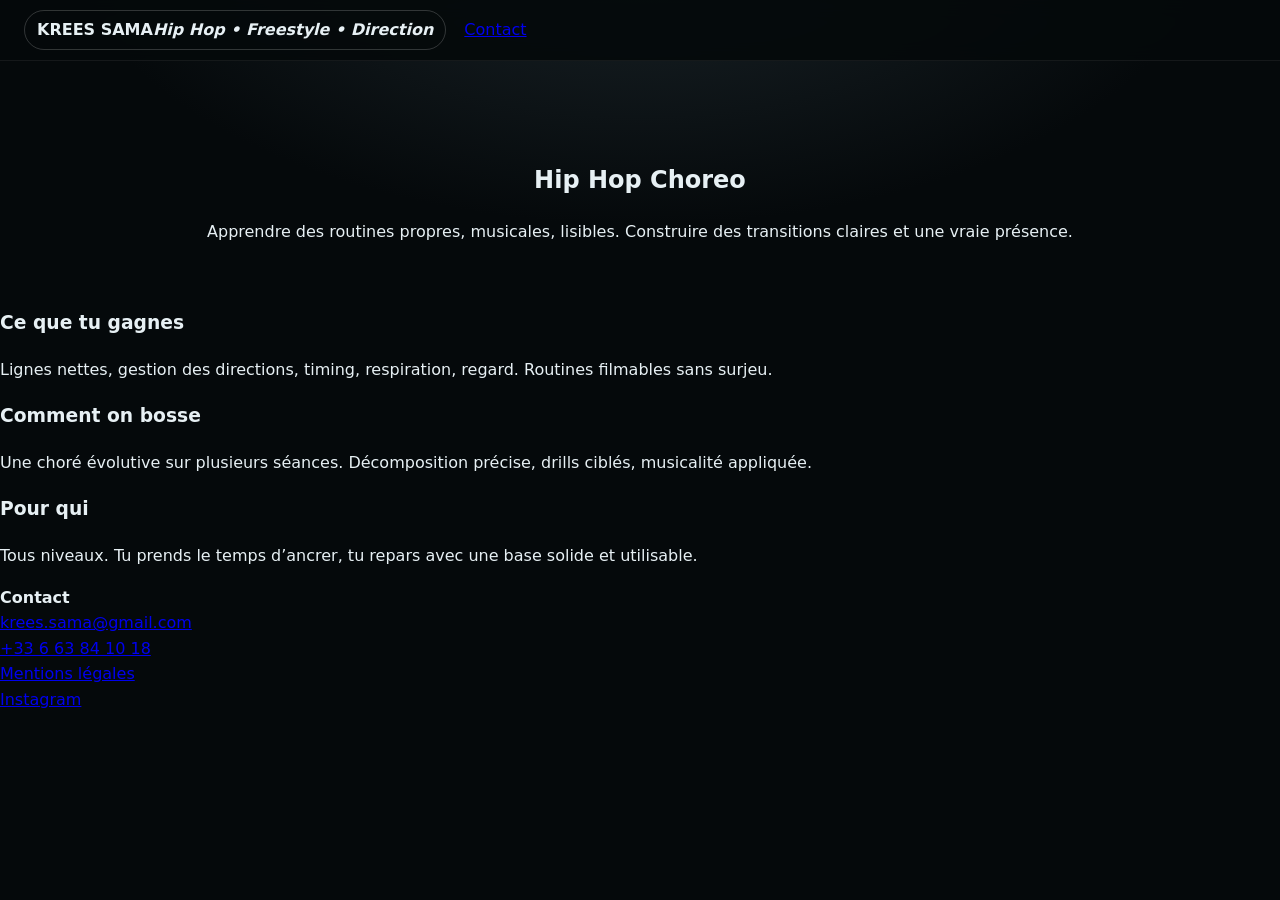
<file: pages/choreo.html>
<!DOCTYPE html>
<html lang="fr">
<head>
  <meta charset="utf-8">
  <meta name="viewport" content="width=device-width, initial-scale=1">
  <title>Hip Hop Choreo — Krees Sama</title>
  <link rel="stylesheet" href="../styles.css">
</head>
<body>
  <header class="site-header">
    <a class="brand" href="../index.html"><span class="logo-dot"></span><span class="brand-lines"><strong>KREES SAMA</strong><em>Hip Hop • Freestyle • Direction</em></span></a>
    <nav class="nav"><a class="cta" href="contact.html">Contact</a></nav>
  </header>

  <main class="content">
    <section class="hero">
      <div class="hero-content">
        <h1>Hip Hop Choreo</h1>
        <p>Apprendre des routines propres, musicales, lisibles. Construire des transitions claires et une vraie présence.</p>
      </div>
    </section>

    <section class="grid-3" style="max-width:1000px">
      <article class="card">
        <h3>Ce que tu gagnes</h3>
        <p>Lignes nettes, gestion des directions, timing, respiration, regard. Routines filmables sans surjeu.</p>
      </article>
      <article class="card">
        <h3>Comment on bosse</h3>
        <p>Une choré évolutive sur plusieurs séances. Décomposition précise, drills ciblés, musicalité appliquée.</p>
      </article>
      <article class="card">
        <h3>Pour qui</h3>
        <p>Tous niveaux. Tu prends le temps d’ancrer, tu repars avec une base solide et utilisable.</p>
      </article>
    </section>
  </main>

  <footer class="site-footer">
    <div class="foot-grid">
      <div><strong>Contact</strong><br><a href="mailto:krees.sama@gmail.com">krees.sama@gmail.com</a><br><a href="tel:+33663841018">+33 6 63 84 10 18</a></div>
      <div><a href="mentions.html">Mentions légales</a></div>
      <div class="socials"><a href="https://instagram.com/kreesama" target="_blank" rel="noopener">Instagram</a></div>
    </div>
  </footer>
</body>
</html>
</file>
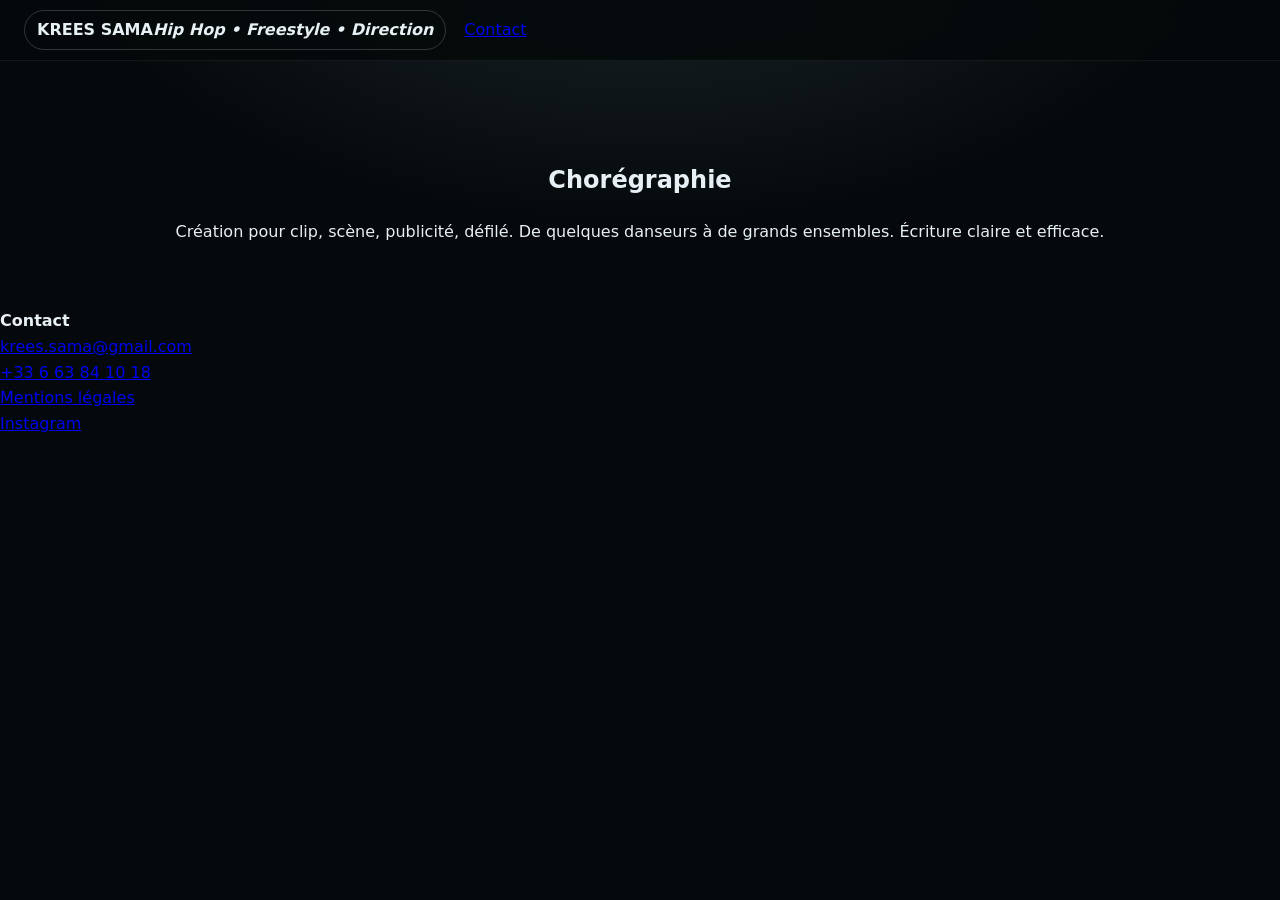
<file: pages/choreography.html>
<!DOCTYPE html>
<html lang="fr">
<head><meta charset="utf-8"><meta name="viewport" content="width=device-width, initial-scale=1"><title>Chorégraphie — Krees Sama</title><link rel="stylesheet" href="../styles.css"></head>
<body>
<header class="site-header">
  <a class="brand" href="../index.html"><span class="logo-dot"></span><span class="brand-lines"><strong>KREES SAMA</strong><em>Hip Hop • Freestyle • Direction</em></span></a>
  <nav class="nav"><a class="cta" href="contact.html">Contact</a></nav>
</header>
<main class="content">
  <section class="hero"><div class="hero-content">
    <h1>Chorégraphie</h1>
    <p>Création pour clip, scène, publicité, défilé. De quelques danseurs à de grands ensembles. Écriture claire et efficace.</p>
  </div></section>
</main>
<footer class="site-footer">
  <div class="foot-grid">
    <div><strong>Contact</strong><br><a href="mailto:krees.sama@gmail.com">krees.sama@gmail.com</a><br><a href="tel:+33663841018">+33 6 63 84 10 18</a></div>
    <div><a href="mentions.html">Mentions légales</a></div>
    <div class="socials"><a href="https://instagram.com/kreesama" target="_blank" rel="noopener">Instagram</a></div>
  </div>
</footer>
</body></html>
</file>
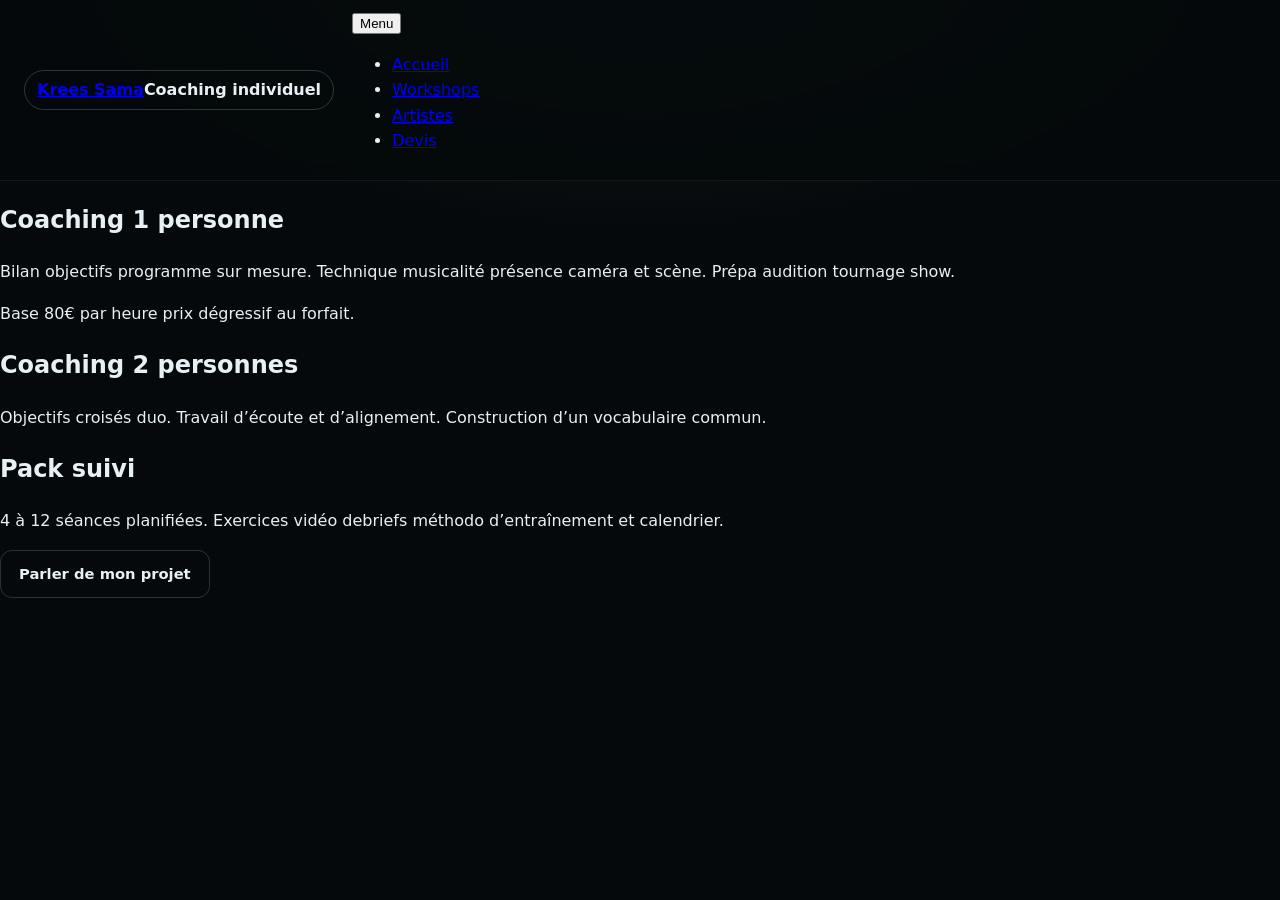
<file: pages/coaching.html>
<!DOCTYPE html>
<html lang="fr">
<head>
  <meta charset="UTF-8" />
  <meta name="viewport" content="width=device-width, initial-scale=1" />
  <title>HipHopPrivate • Coaching</title>
  <link rel="stylesheet" href="../styles.css" />
  <script defer src="../script.js"></script>
</head>
<body>
<header class="site-header">
  <div class="brand"><a href="/">Krees Sama</a><span class="tagline">Coaching individuel</span></div>
  <nav class="nav"><button class="nav-toggle">Menu</button>
    <ul id="menu" class="menu">
      <li><a href="/">Accueil</a></li>
      <li><a href="workshops.html">Workshops</a></li>
      <li><a href="artists.html">Artistes</a></li>
      <li><a href="contact.html" class="cta">Devis</a></li>
    </ul>
  </nav>
</header>

<main class="cards">
  <article class="card">
    <h2>Coaching 1 personne</h2>
    <p>Bilan objectifs programme sur mesure. Technique musicalité présence caméra et scène. Prépa audition tournage show.</p>
    <p>Base 80€ par heure prix dégressif au forfait.</p>
  </article>

  <article class="card">
    <h2>Coaching 2 personnes</h2>
    <p>Objectifs croisés duo. Travail d’écoute et d’alignement. Construction d’un vocabulaire commun.</p>
  </article>

  <article class="card">
    <h2>Pack suivi</h2>
    <p>4 à 12 séances planifiées. Exercices vidéo debriefs méthodo d’entraînement et calendrier.</p>
  </article>
</main>

<footer class="site-footer">
  <p><a href="contact.html" class="btn">Parler de mon projet</a></p>
</footer>
</body>
</html>
</file>
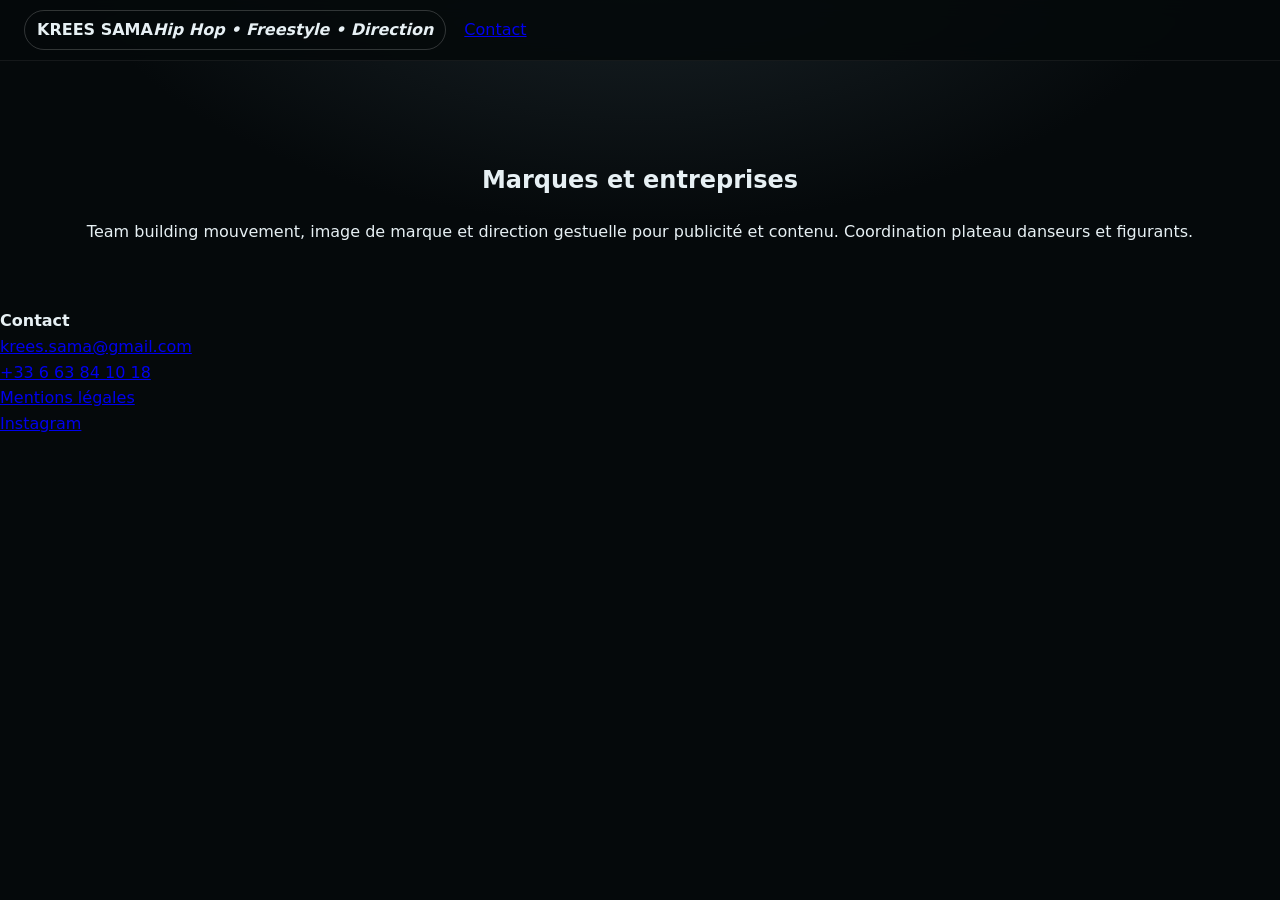
<file: pages/companies.html>
<!DOCTYPE html>
<html lang="fr">
<head><meta charset="utf-8"><meta name="viewport" content="width=device-width, initial-scale=1"><title>Marques et entreprises — Krees Sama</title><link rel="stylesheet" href="../styles.css"></head>
<body>
<header class="site-header">
  <a class="brand" href="../index.html"><span class="logo-dot"></span><span class="brand-lines"><strong>KREES SAMA</strong><em>Hip Hop • Freestyle • Direction</em></span></a>
  <nav class="nav"><a class="cta" href="contact.html">Contact</a></nav>
</header>
<main class="content">
  <section class="hero"><div class="hero-content">
    <h1>Marques et entreprises</h1>
    <p>Team building mouvement, image de marque et direction gestuelle pour publicité et contenu. Coordination plateau danseurs et figurants.</p>
  </div></section>
</main>
<footer class="site-footer">
  <div class="foot-grid">
    <div><strong>Contact</strong><br><a href="mailto:krees.sama@gmail.com">krees.sama@gmail.com</a><br><a href="tel:+33663841018">+33 6 63 84 10 18</a></div>
    <div><a href="mentions.html">Mentions légales</a></div>
    <div class="socials"><a href="https://instagram.com/kreesama" target="_blank" rel="noopener">Instagram</a></div>
  </div>
</footer>
</body></html>
</file>
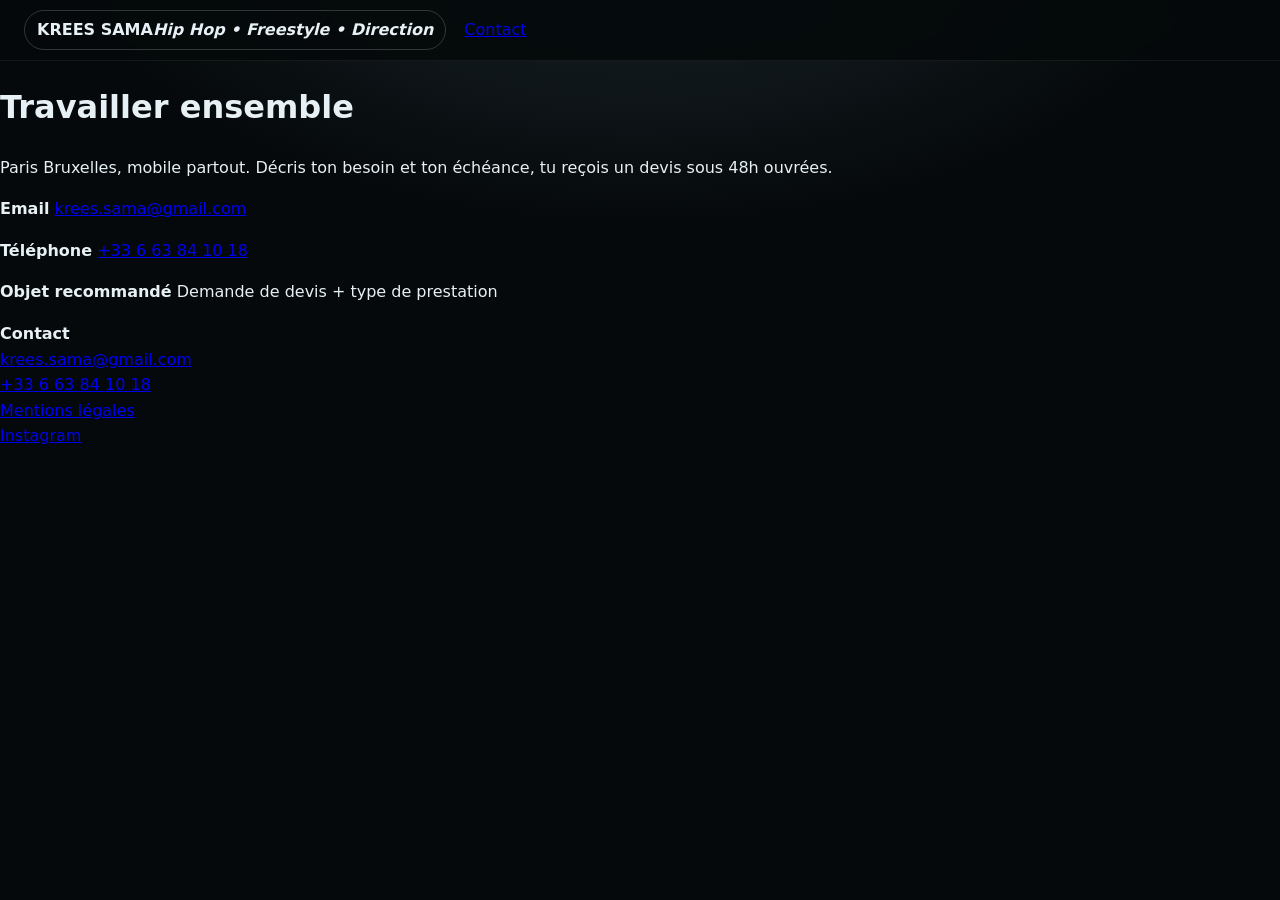
<file: pages/contact.html>
<!DOCTYPE html>
<html lang="fr">
<head><meta charset="utf-8"><meta name="viewport" content="width=device-width, initial-scale=1"><title>Contact — Krees Sama</title><link rel="stylesheet" href="../styles.css"></head>
<body>
<header class="site-header">
  <a class="brand" href="../index.html"><span class="logo-dot"></span><span class="brand-lines"><strong>KREES SAMA</strong><em>Hip Hop • Freestyle • Direction</em></span></a>
  <nav class="nav"><a class="cta" href="contact.html">Contact</a></nav>
</header>
<main class="content" style="padding:var(--pad)">
  <h1>Travailler ensemble</h1>
  <p>Paris Bruxelles, mobile partout. Décris ton besoin et ton échéance, tu reçois un devis sous 48h ouvrées.</p>
  <div class="card">
    <p><strong>Email</strong> <a href="mailto:krees.sama@gmail.com">krees.sama@gmail.com</a></p>
    <p><strong>Téléphone</strong> <a href="tel:+33663841018">+33 6 63 84 10 18</a></p>
    <p><strong>Objet recommandé</strong> Demande de devis + type de prestation</p>
  </div>
</main>
<footer class="site-footer">
  <div class="foot-grid">
    <div><strong>Contact</strong><br><a href="mailto:krees.sama@gmail.com">krees.sama@gmail.com</a><br><a href="tel:+33663841018">+33 6 63 84 10 18</a></div>
    <div><a href="mentions.html">Mentions légales</a></div>
    <div class="socials"><a href="https://instagram.com/kreesama" target="_blank" rel="noopener">Instagram</a></div>
  </div>
</footer>
</body></html>
</file>
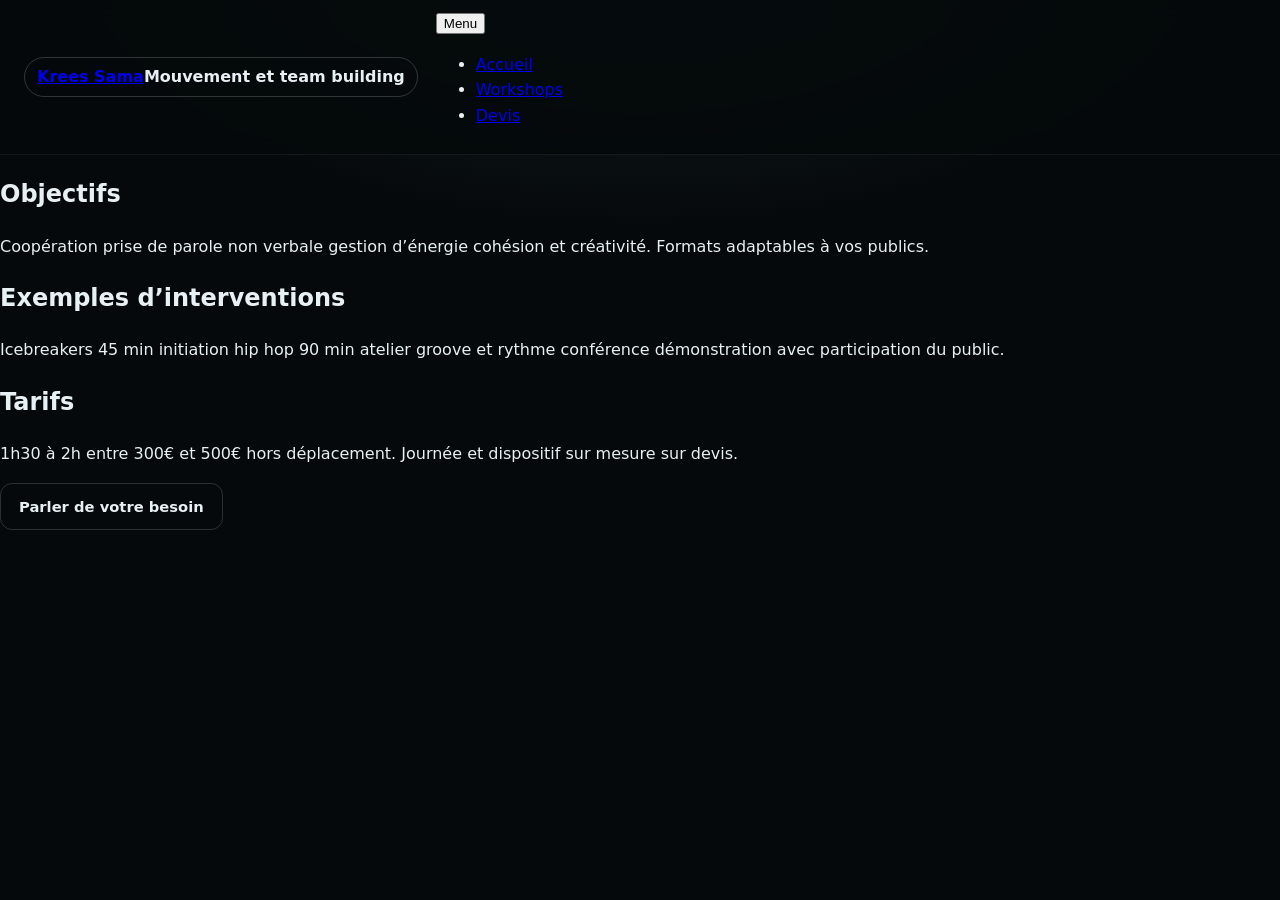
<file: pages/corporate.html>
<!DOCTYPE html>
<html lang="fr">
<head>
  <meta charset="UTF-8" />
  <meta name="viewport" content="width=device-width, initial-scale=1" />
  <title>Entreprises écoles marques</title>
  <link rel="stylesheet" href="../styles.css" />
  <script defer src="../script.js"></script>
</head>
<body>
<header class="site-header">
  <div class="brand"><a href="/">Krees Sama</a><span class="tagline">Mouvement et team building</span></div>
  <nav class="nav"><button class="nav-toggle">Menu</button>
    <ul id="menu" class="menu">
      <li><a href="/">Accueil</a></li>
      <li><a href="workshops.html">Workshops</a></li>
      <li><a href="contact.html" class="cta">Devis</a></li>
    </ul>
  </nav>
</header>

<main class="cards">
  <article class="card">
    <h2>Objectifs</h2>
    <p>Coopération prise de parole non verbale gestion d’énergie cohésion et créativité. Formats adaptables à vos publics.</p>
  </article>
  <article class="card">
    <h2>Exemples d’interventions</h2>
    <p>Icebreakers 45 min initiation hip hop 90 min atelier groove et rythme conférence démonstration avec participation du public.</p>
  </article>
  <article class="card">
    <h2>Tarifs</h2>
    <p>1h30 à 2h entre 300€ et 500€ hors déplacement. Journée et dispositif sur mesure sur devis.</p>
  </article>
</main>

<footer class="site-footer">
  <p><a href="contact.html" class="btn">Parler de votre besoin</a></p>
</footer>
</body>
</html>
</file>
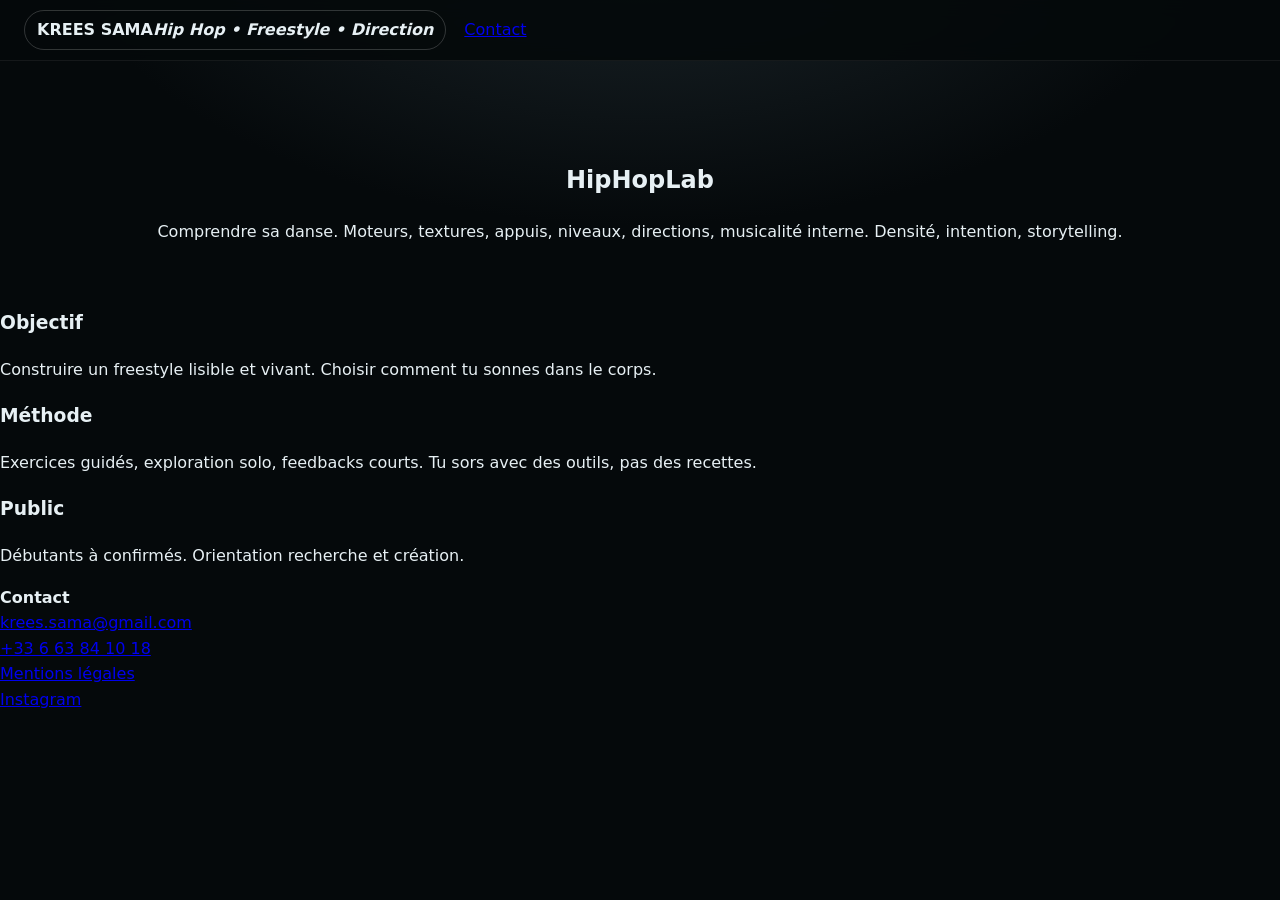
<file: pages/lab.html>
<!DOCTYPE html>
<html lang="fr">
<head><meta charset="utf-8"><meta name="viewport" content="width=device-width, initial-scale=1"><title>HipHopLab — Krees Sama</title><link rel="stylesheet" href="../styles.css"></head>
<body>
<header class="site-header">
  <a class="brand" href="../index.html"><span class="logo-dot"></span><span class="brand-lines"><strong>KREES SAMA</strong><em>Hip Hop • Freestyle • Direction</em></span></a>
  <nav class="nav"><a class="cta" href="contact.html">Contact</a></nav>
</header>
<main class="content">
  <section class="hero"><div class="hero-content">
    <h1>HipHopLab</h1>
    <p>Comprendre sa danse. Moteurs, textures, appuis, niveaux, directions, musicalité interne. Densité, intention, storytelling.</p>
  </div></section>
  <section class="grid-3" style="max-width:1000px">
    <article class="card"><h3>Objectif</h3><p>Construire un freestyle lisible et vivant. Choisir comment tu sonnes dans le corps.</p></article>
    <article class="card"><h3>Méthode</h3><p>Exercices guidés, exploration solo, feedbacks courts. Tu sors avec des outils, pas des recettes.</p></article>
    <article class="card"><h3>Public</h3><p>Débutants à confirmés. Orientation recherche et création.</p></article>
  </section>
</main>
<footer class="site-footer">
  <div class="foot-grid">
    <div><strong>Contact</strong><br><a href="mailto:krees.sama@gmail.com">krees.sama@gmail.com</a><br><a href="tel:+33663841018">+33 6 63 84 10 18</a></div>
    <div><a href="mentions.html">Mentions légales</a></div>
    <div class="socials"><a href="https://instagram.com/kreesama" target="_blank" rel="noopener">Instagram</a></div>
  </div>
</footer>
</body></html>
</file>
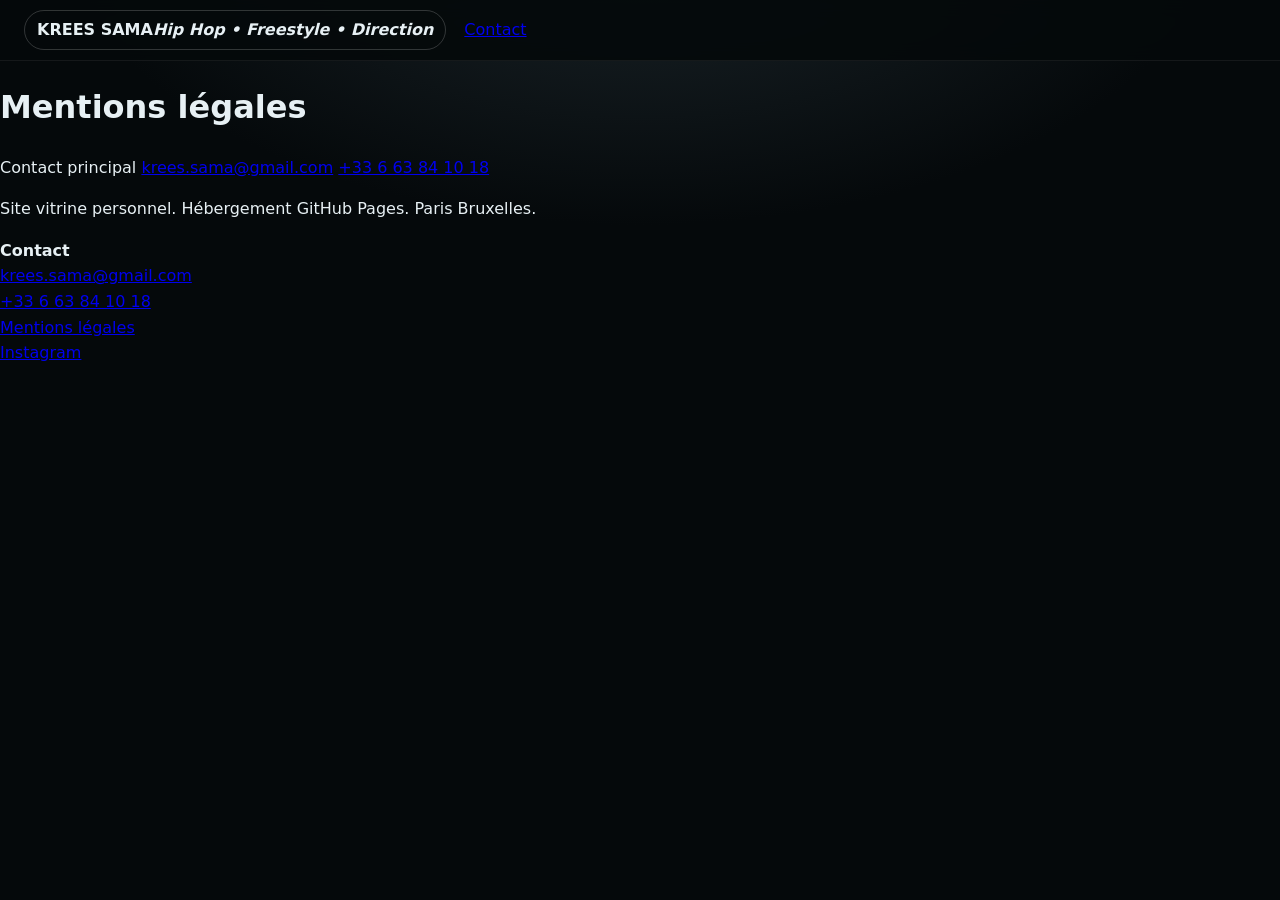
<file: pages/mentions.html>
<!DOCTYPE html>
<html lang="fr">
<head><meta charset="utf-8"><meta name="viewport" content="width=device-width, initial-scale=1"><title>Mentions légales — Krees Sama</title><link rel="stylesheet" href="../styles.css"></head>
<body>
<header class="site-header">
  <a class="brand" href="../index.html"><span class="logo-dot"></span><span class="brand-lines"><strong>KREES SAMA</strong><em>Hip Hop • Freestyle • Direction</em></span></a>
  <nav class="nav"><a class="cta" href="contact.html">Contact</a></nav>
</header>
<main style="padding:var(--pad)">
  <h1>Mentions légales</h1>
  <p>Contact principal  
  <a href="mailto:krees.sama@gmail.com">krees.sama@gmail.com</a>  
  <a href="tel:+33663841018">+33 6 63 84 10 18</a></p>
  <p>Site vitrine personnel. Hébergement GitHub Pages. Paris Bruxelles.</p>
</main>
<footer class="site-footer">
  <div class="foot-grid">
    <div><strong>Contact</strong><br><a href="mailto:krees.sama@gmail.com">krees.sama@gmail.com</a><br><a href="tel:+33663841018">+33 6 63 84 10 18</a></div>
    <div><a href="mentions.html">Mentions légales</a></div>
    <div class="socials"><a href="https://instagram.com/kreesama" target="_blank" rel="noopener">Instagram</a></div>
  </div>
</footer>
</body></html>
</file>
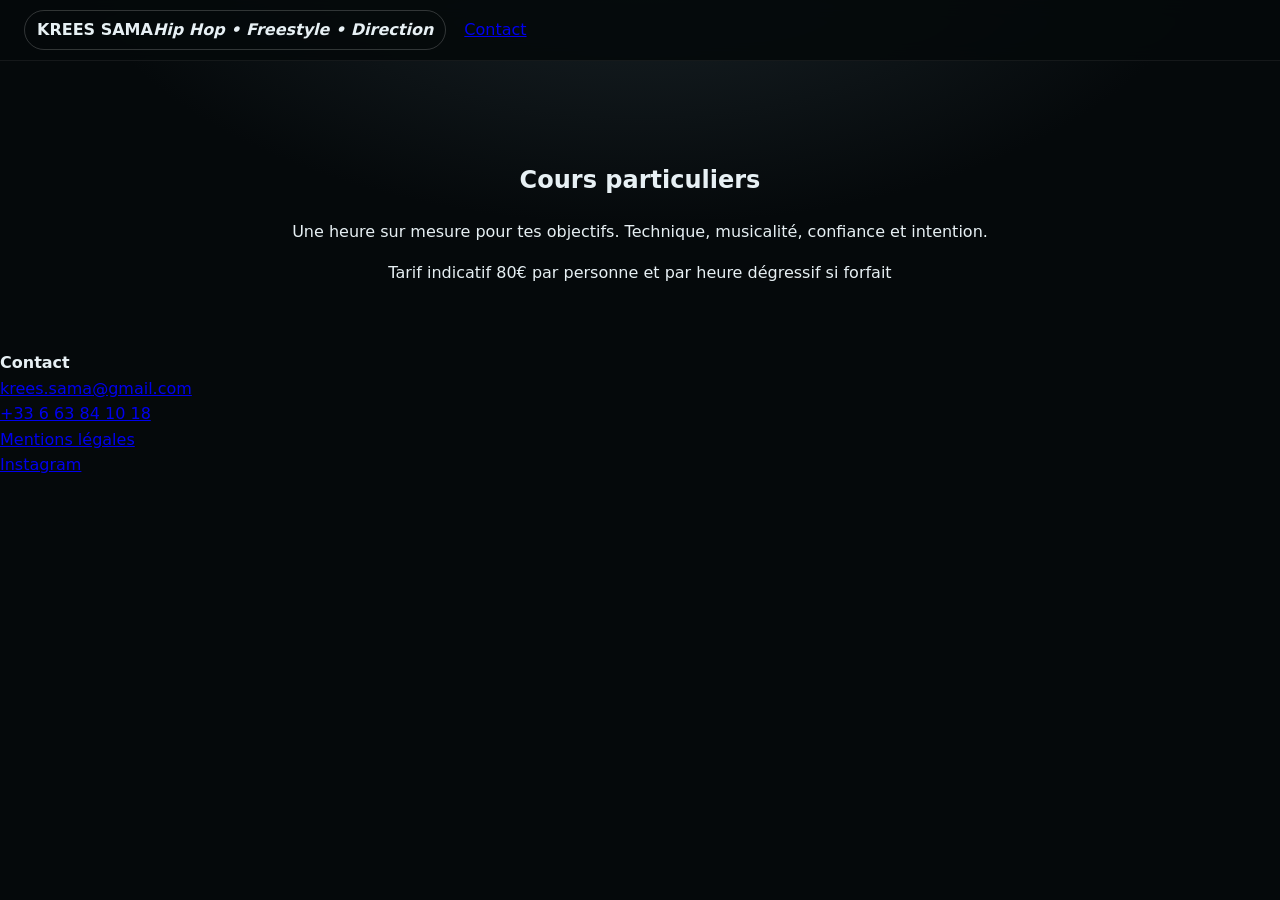
<file: pages/private.html>
<!DOCTYPE html>
<html lang="fr">
<head><meta charset="utf-8"><meta name="viewport" content="width=device-width, initial-scale=1"><title>HipHopPrivate — Krees Sama</title><link rel="stylesheet" href="../styles.css"></head>
<body>
<header class="site-header">
  <a class="brand" href="../index.html"><span class="logo-dot"></span><span class="brand-lines"><strong>KREES SAMA</strong><em>Hip Hop • Freestyle • Direction</em></span></a>
  <nav class="nav"><a class="cta" href="contact.html">Contact</a></nav>
</header>
<main class="content">
  <section class="hero"><div class="hero-content">
    <h1>Cours particuliers</h1>
    <p>Une heure sur mesure pour tes objectifs. Technique, musicalité, confiance et intention.</p>
    <p class="small">Tarif indicatif 80€ par personne et par heure dégressif si forfait</p>
  </div></section>
</main>
<footer class="site-footer">
  <div class="foot-grid">
    <div><strong>Contact</strong><br><a href="mailto:krees.sama@gmail.com">krees.sama@gmail.com</a><br><a href="tel:+33663841018">+33 6 63 84 10 18</a></div>
    <div><a href="mentions.html">Mentions légales</a></div>
    <div class="socials"><a href="https://instagram.com/kreesama" target="_blank" rel="noopener">Instagram</a></div>
  </div>
</footer>
</body></html>
</file>
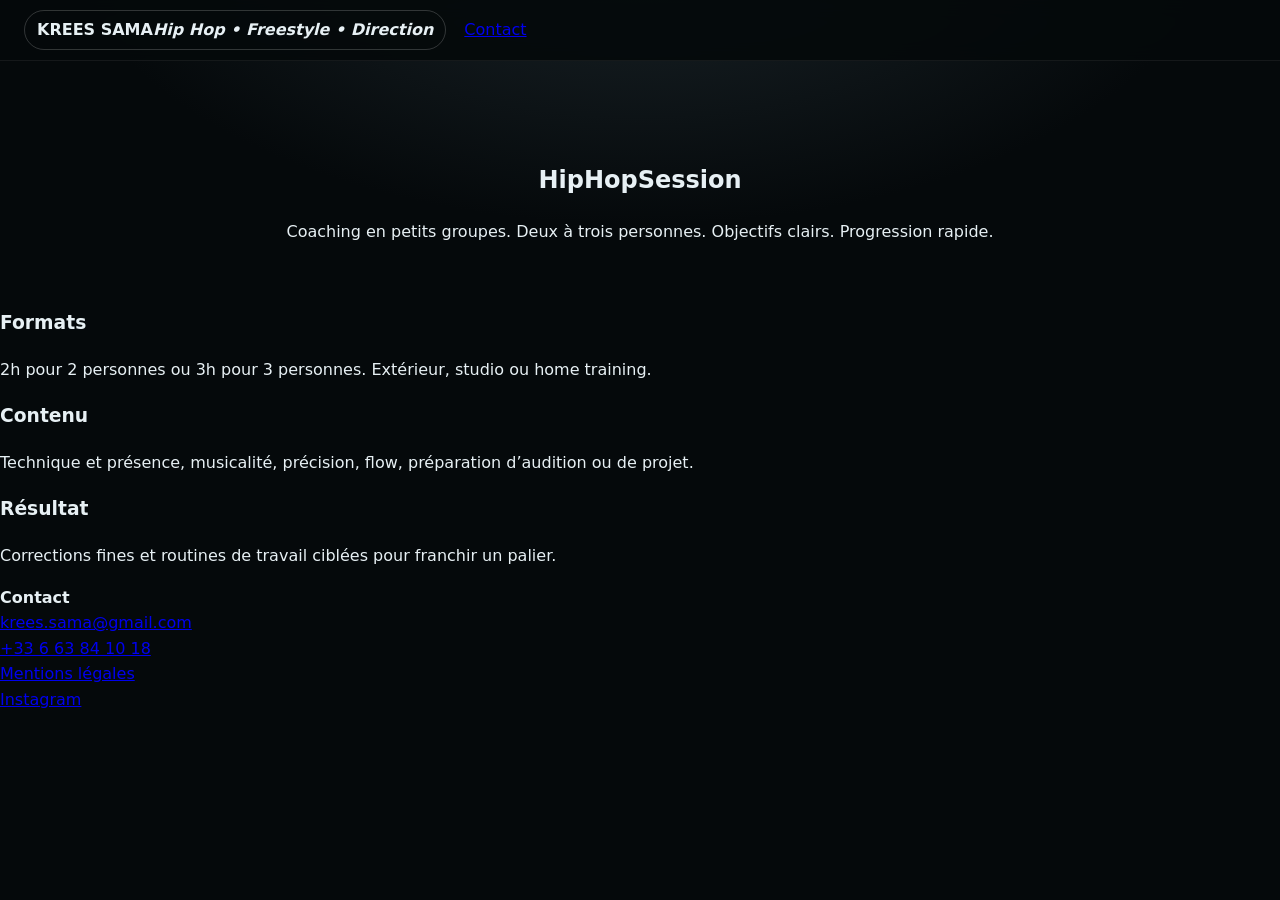
<file: pages/session.html>
<!DOCTYPE html>
<html lang="fr">
<head><meta charset="utf-8"><meta name="viewport" content="width=device-width, initial-scale=1"><title>HipHopSession — Krees Sama</title><link rel="stylesheet" href="../styles.css"></head>
<body>
<header class="site-header">
  <a class="brand" href="../index.html"><span class="logo-dot"></span><span class="brand-lines"><strong>KREES SAMA</strong><em>Hip Hop • Freestyle • Direction</em></span></a>
  <nav class="nav"><a class="cta" href="contact.html">Contact</a></nav>
</header>
<main class="content">
  <section class="hero"><div class="hero-content">
    <h1>HipHopSession</h1>
    <p>Coaching en petits groupes. Deux à trois personnes. Objectifs clairs. Progression rapide.</p>
  </div></section>

  <section class="grid-3" style="max-width:1000px">
    <article class="card"><h3>Formats</h3><p>2h pour 2 personnes ou 3h pour 3 personnes. Extérieur, studio ou home training.</p></article>
    <article class="card"><h3>Contenu</h3><p>Technique et présence, musicalité, précision, flow, préparation d’audition ou de projet.</p></article>
    <article class="card"><h3>Résultat</h3><p>Corrections fines et routines de travail ciblées pour franchir un palier.</p></article>
  </section>
</main>
<footer class="site-footer">
  <div class="foot-grid">
    <div><strong>Contact</strong><br><a href="mailto:krees.sama@gmail.com">krees.sama@gmail.com</a><br><a href="tel:+33663841018">+33 6 63 84 10 18</a></div>
    <div><a href="mentions.html">Mentions légales</a></div>
    <div class="socials"><a href="https://instagram.com/kreesama" target="_blank" rel="noopener">Instagram</a></div>
  </div>
</footer>
</body></html>
</file>
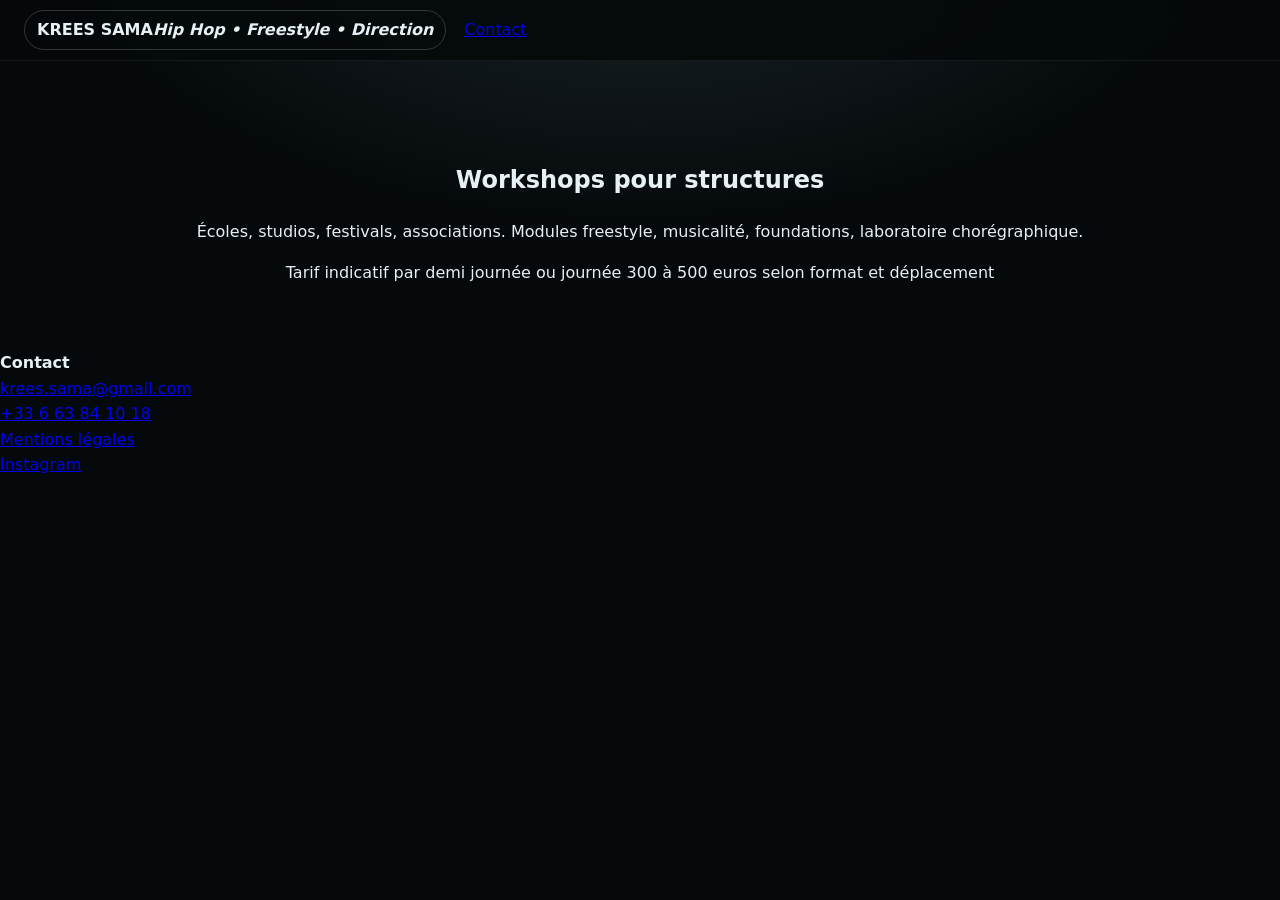
<file: pages/workshops.html>
<!DOCTYPE html>
<html lang="fr">
<head><meta charset="utf-8"><meta name="viewport" content="width=device-width, initial-scale=1"><title>Workshops structures — Krees Sama</title><link rel="stylesheet" href="../styles.css"></head>
<body>
<header class="site-header">
  <a class="brand" href="../index.html"><span class="logo-dot"></span><span class="brand-lines"><strong>KREES SAMA</strong><em>Hip Hop • Freestyle • Direction</em></span></a>
  <nav class="nav"><a class="cta" href="contact.html">Contact</a></nav>
</header>
<main class="content">
  <section class="hero"><div class="hero-content">
    <h1>Workshops pour structures</h1>
    <p>Écoles, studios, festivals, associations. Modules freestyle, musicalité, foundations, laboratoire chorégraphique.</p>
    <p class="small">Tarif indicatif par demi journée ou journée 300 à 500 euros selon format et déplacement</p>
  </div></section>
</main>
<footer class="site-footer">
  <div class="foot-grid">
    <div><strong>Contact</strong><br><a href="mailto:krees.sama@gmail.com">krees.sama@gmail.com</a><br><a href="tel:+33663841018">+33 6 63 84 10 18</a></div>
    <div><a href="mentions.html">Mentions légales</a></div>
    <div class="socials"><a href="https://instagram.com/kreesama" target="_blank" rel="noopener">Instagram</a></div>
  </div>
</footer>
</body></html>
</file>
<file: styles.css>
/* styles.css */
:root{
  --bg:#05090b;
  --card:#11161a;
  --muted:#95a5ae;
  --text:#e7f0f4;
  --brand:#16a085;
  --brand-2:#0e7a66;
  --radius:18px;
}

*{box-sizing:border-box}
html,body{height:100%}
body{
  margin:0;
  background:radial-gradient(1300px 700px at 50% -10%, #1c262b 0%, #05090b 45%) fixed;
  color:var(--text);
  font-family:Inter, system-ui, -apple-system, Segoe UI, Roboto, Helvetica, Arial;
  line-height:1.6;
}

/* HEADER */

.site-header{
  position:sticky; top:0; z-index:80;
  display:flex; align-items:center; gap:18px;
  padding:10px 24px;
  background:rgba(5,9,11,0.9);
  backdrop-filter:saturate(140%) blur(10px);
  border-bottom:1px solid rgba(255,255,255,.065);
  transition:transform .3s ease;
}
.site-header.hide{transform:translateY(-100%)}

.brand{
  font-weight:700;
  padding:6px 12px;
  border-radius:999px;
  border:1px solid rgba(255,255,255,.18);
  color:var(--text);
  text-decoration:none;
}

.main-nav{
  flex:1;
  display:flex;
  justify-content:center;
  align-items:center;
  gap:6px;
}
.main-nav>a,
.nav-item>a{
  padding:8px 10px;
  border-radius:10px;
  text-decoration:none;
  color:var(--text);
  font-weight:600;
  font-size:.92rem;
}
.main-nav>a:hover,
.nav-item>a:hover{
  background:rgba(255,255,255,.06);
}

.has-sub{position:relative}
.submenu{
  position:absolute;
  left:0; top:calc(100% + 8px);
  display:none;
  min-width:220px;
  padding:8px;
  border-radius:14px;
  background:var(--card);
  border:1px solid rgba(255,255,255,.10);
  box-shadow:0 12px 30px rgba(0,0,0,.5);
}
.submenu a{
  display:block;
  padding:7px 9px;
  border-radius:8px;
  text-decoration:none;
  color:#d2e3ea;
  font-size:.86rem;
}
.submenu a:hover{
  background:rgba(255,255,255,.06);
}
.has-sub:hover .submenu{display:block}

.lang-social{
  display:flex;
  align-items:center;
  gap:8px;
}
.lang-toggle{
  padding:6px 9px;
  border-radius:999px;
  border:1px solid rgba(255,255,255,.2);
  font-size:.8rem;
  font-weight:600;
  color:var(--text);
  text-decoration:none;
}
.icon-only{
  width:30px; height:30px;
  display:inline-flex;
  align-items:center;
  justify-content:center;
  border-radius:999px;
  border:1px solid rgba(255,255,255,.18);
  color:#ddebf0;
  text-decoration:none;
}
.icon-only svg{
  width:18px; height:18px;
  fill:currentColor;
}
.icon-only:hover{
  background:rgba(255,255,255,.06);
}

.burger{
  display:none;
  background:none;
  border:0;
  cursor:pointer;
}
.burger span{
  display:block;
  width:21px;
  height:2px;
  margin:4px 0;
  background:#d9e6eb;
  border-radius:2px;
}

/* HERO */

.hero{
  max-width:1200px;
  margin:80px auto 48px;
  padding:0 24px;
  text-align:center;
  display:flex;
  flex-direction:column;
  align-items:center;
}
.cities{
  margin:0;
  letter-spacing:.22em;
  text-transform:uppercase;
  font-size:.78rem;
  color:var(--muted);
}
.hero-title{
  margin:20px 0 10px;
  font-family:"Outfit", system-ui, -apple-system, sans-serif;
  font-size:clamp(40px, 5vw, 60px);
  font-weight:700;
  letter-spacing:.03em;
  text-align:center;
  width:100%;
}
.hero-one-line{
  white-space:nowrap;
}
.hero-sub{
  max-width:820px;
  margin:0 auto;
  color:#cdd9df;
}
.hero-ctas{
  margin-top:22px;
  display:flex;
  flex-wrap:wrap;
  gap:14px;
  justify-content:center;
}

/* BUTTONS */

.btn{
  display:inline-flex;
  align-items:center;
  justify-content:center;
  padding:11px 18px;
  border-radius:12px;
  font-weight:600;
  font-size:.92rem;
  text-decoration:none;
  border:1px solid rgba(255,255,255,.16);
  color:var(--text);
}
.btn-primary{
  background:var(--brand);
  border-color:var(--brand-2);
  color:#04120f;
}
.btn-primary:hover{background:var(--brand-2)}
.btn-ghost:hover{background:rgba(255,255,255,.06)}

/* SECTIONS */

.section{
  max-width:1280px;
  margin:48px auto;
  padding:0 24px;
}
.section-head h2{
  margin:0 0 4px;
  font-size:clamp(24px, 3vw, 34px);
  font-family:"Outfit", system-ui, -apple-system, sans-serif;
}
.section-tagline{
  margin:0 0 8px;
  color:var(--muted);
}
.section-intro{
  margin:0 0 14px;
  color:#cfdbe1;
}

/* CARDS / CAROUSELS */

.card-scroller{
  display:flex;
  gap:14px;
  overflow-x:auto;
  padding:10px 2px 4px;
  scroll-behavior:smooth;
}
.card-scroller::-webkit-scrollbar{height:6px}
.card-scroller::-webkit-scrollbar-thumb{
  background:rgba(255,255,255,.12);
  border-radius:999px;
}

.card-slide{
  flex:0 0 min(360px, 80vw);
  background:var(--card);
  border-radius:var(--radius);
  border:1px solid rgba(255,255,255,.10);
  padding:16px 18px;
  box-shadow:0 0 0 1px rgba(255,255,255,.02) inset;
}
.card-slide.small{
  flex-basis:min(320px, 72vw);
}
.card-slide h3,
.card-slide h4{
  margin:0 0 6px;
  font-size:1rem;
  font-family:"Outfit", system-ui, -apple-system, sans-serif;
}
.card-slide p{
  margin:0;
  color:#d7e3ea;
}

/* THEMES SUBTITLE */
.subsection-title{
  margin:26px 0 6px;
  font-size:1rem;
  color:#c1d0d7;
  font-family:"Outfit", system-ui, -apple-system, sans-serif;
}

/* ABOUT */

.about-grid{
  display:grid;
  grid-template-columns:2fr 1fr;
  gap:20px;
  align-items:flex-start;
}
.about-text{
  margin:0;
  color:#d6e3ea;
}
.trust-wrap{align-self:flex-start}
.trust-title{
  font-weight:700;
  margin-bottom:6px;
  font-family:"Outfit", system-ui, -apple-system, sans-serif;
}
.trust-grid{
  display:flex;
  flex-wrap:wrap;
  gap:8px;
}
.trust-chip{
  padding:7px 10px;
  border-radius:999px;
  border:1px solid rgba(255,255,255,.13);
  background:rgba(255,255,255,.03);
  font-size:.8rem;
}

/* CONTACT */

.contact-lead{
  max-width:780px;
  color:#d6e3ea;
}
.contact-actions{
  margin-top:12px;
  display:flex;
  flex-wrap:wrap;
  gap:10px;
}
.icon-link{
  display:inline-flex;
  align-items:center;
  gap:6px;
  padding:9px 13px;
  border-radius:999px;
  border:1px solid rgba(255,255,255,.14);
  background:var(--card);
  color:var(--text);
  text-decoration:none;
  font-size:.9rem;
}
.icon-link svg{
  width:18px; height:18px;
  fill:currentColor;
}
.icon-link:hover{
  box-shadow:0 0 0 3px rgba(22,160,133,.35);
}

/* FOOTER */

.footer{
  margin-top:36px;
  padding:24px;
  border-top:1px solid rgba(255,255,255,.06);
  text-align:center;
  color:var(--muted);
  font-size:.85rem;
}

/* RESPONSIVE */

@media (max-width:980px){
  .hero-one-line{white-space:normal}
  .about-grid{grid-template-columns:1fr}
}

@media (max-width:840px){
  .burger{display:block}
  .main-nav{
    position:fixed;
    inset:56px 0 auto 0;
    background:rgba(5,9,11,.97);
    border-bottom:1px solid rgba(255,255,255,.09);
    display:none;
    flex-direction:column;
    align-items:flex-start;
    padding:8px 14px 12px;
    gap:0;
  }
  .main-nav.open{display:flex}
  .main-nav>a,
  .nav-item>a{
    padding:10px 8px;
    width:100%;
  }
  .submenu{
    position:static;
    display:none;
    margin:2px 0 8px;
    box-shadow:none;
  }
  .nav-item.open .submenu{display:block}
}
</file>
